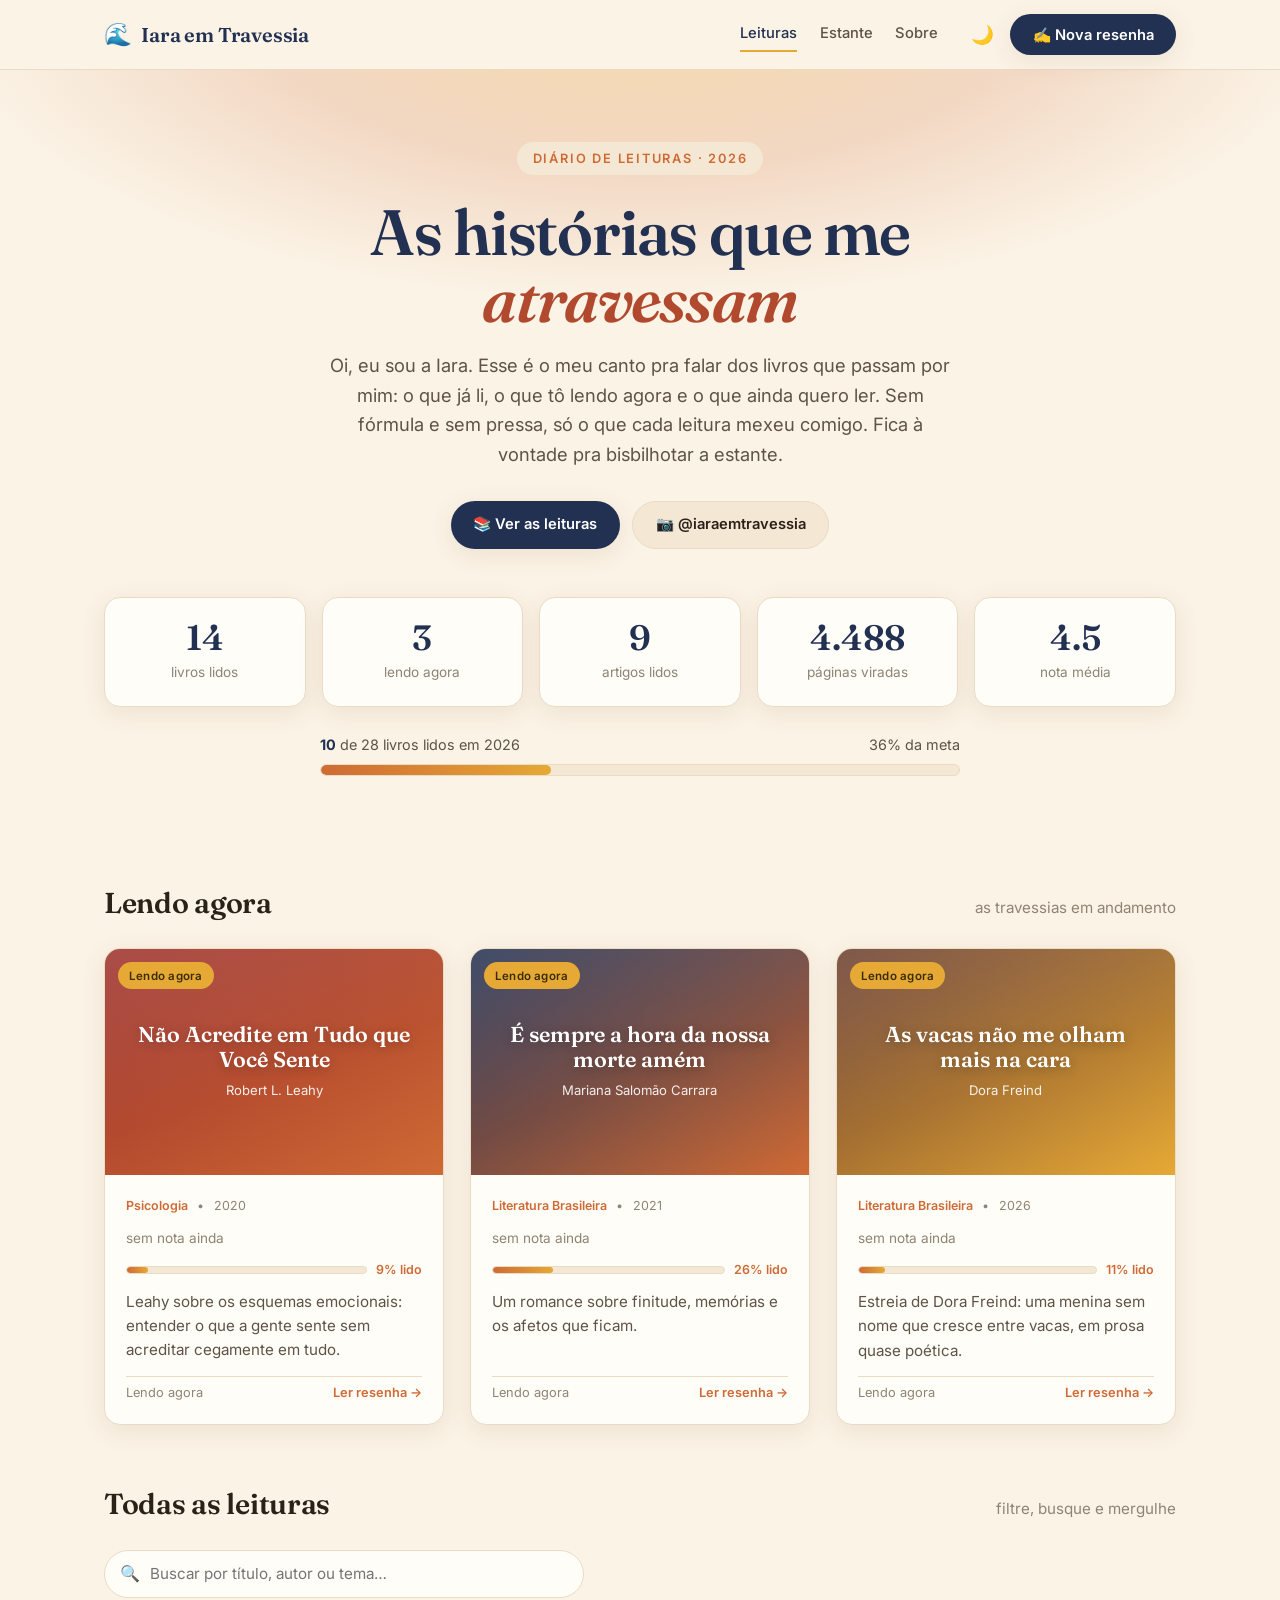
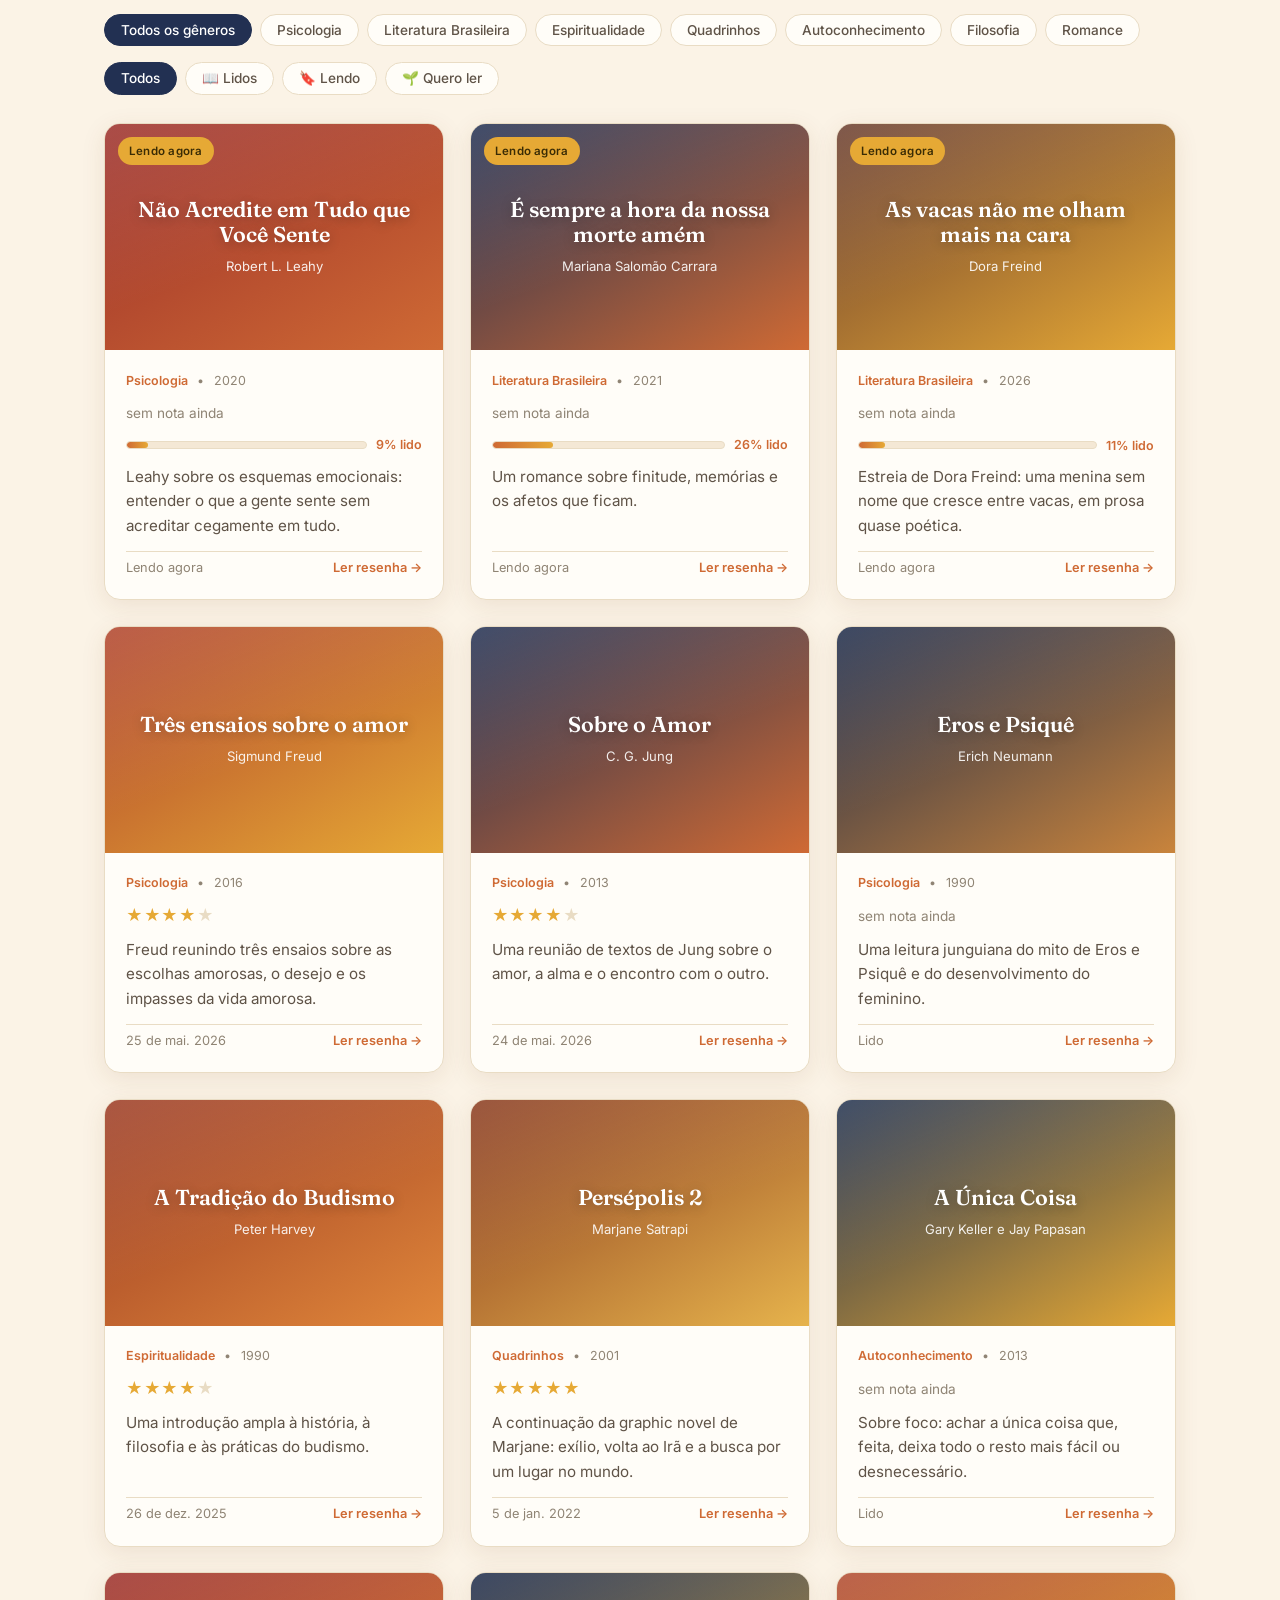
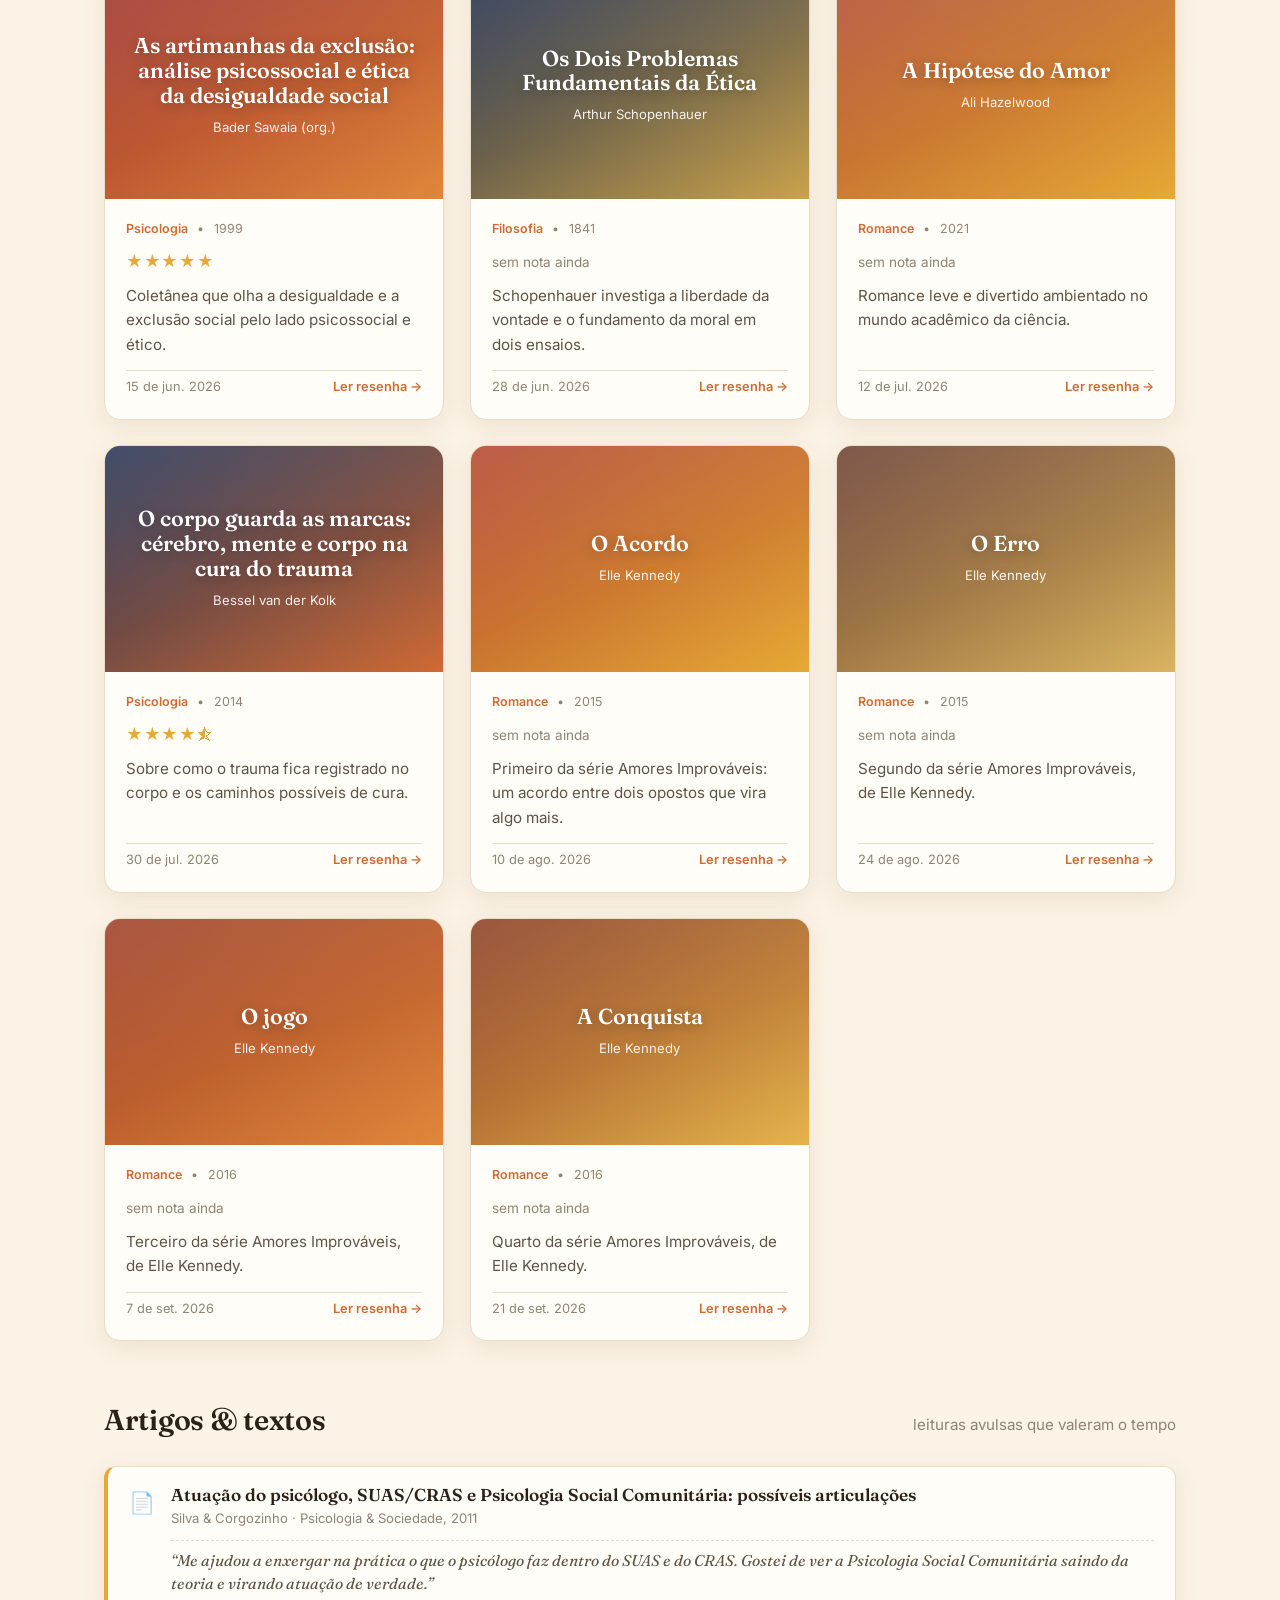
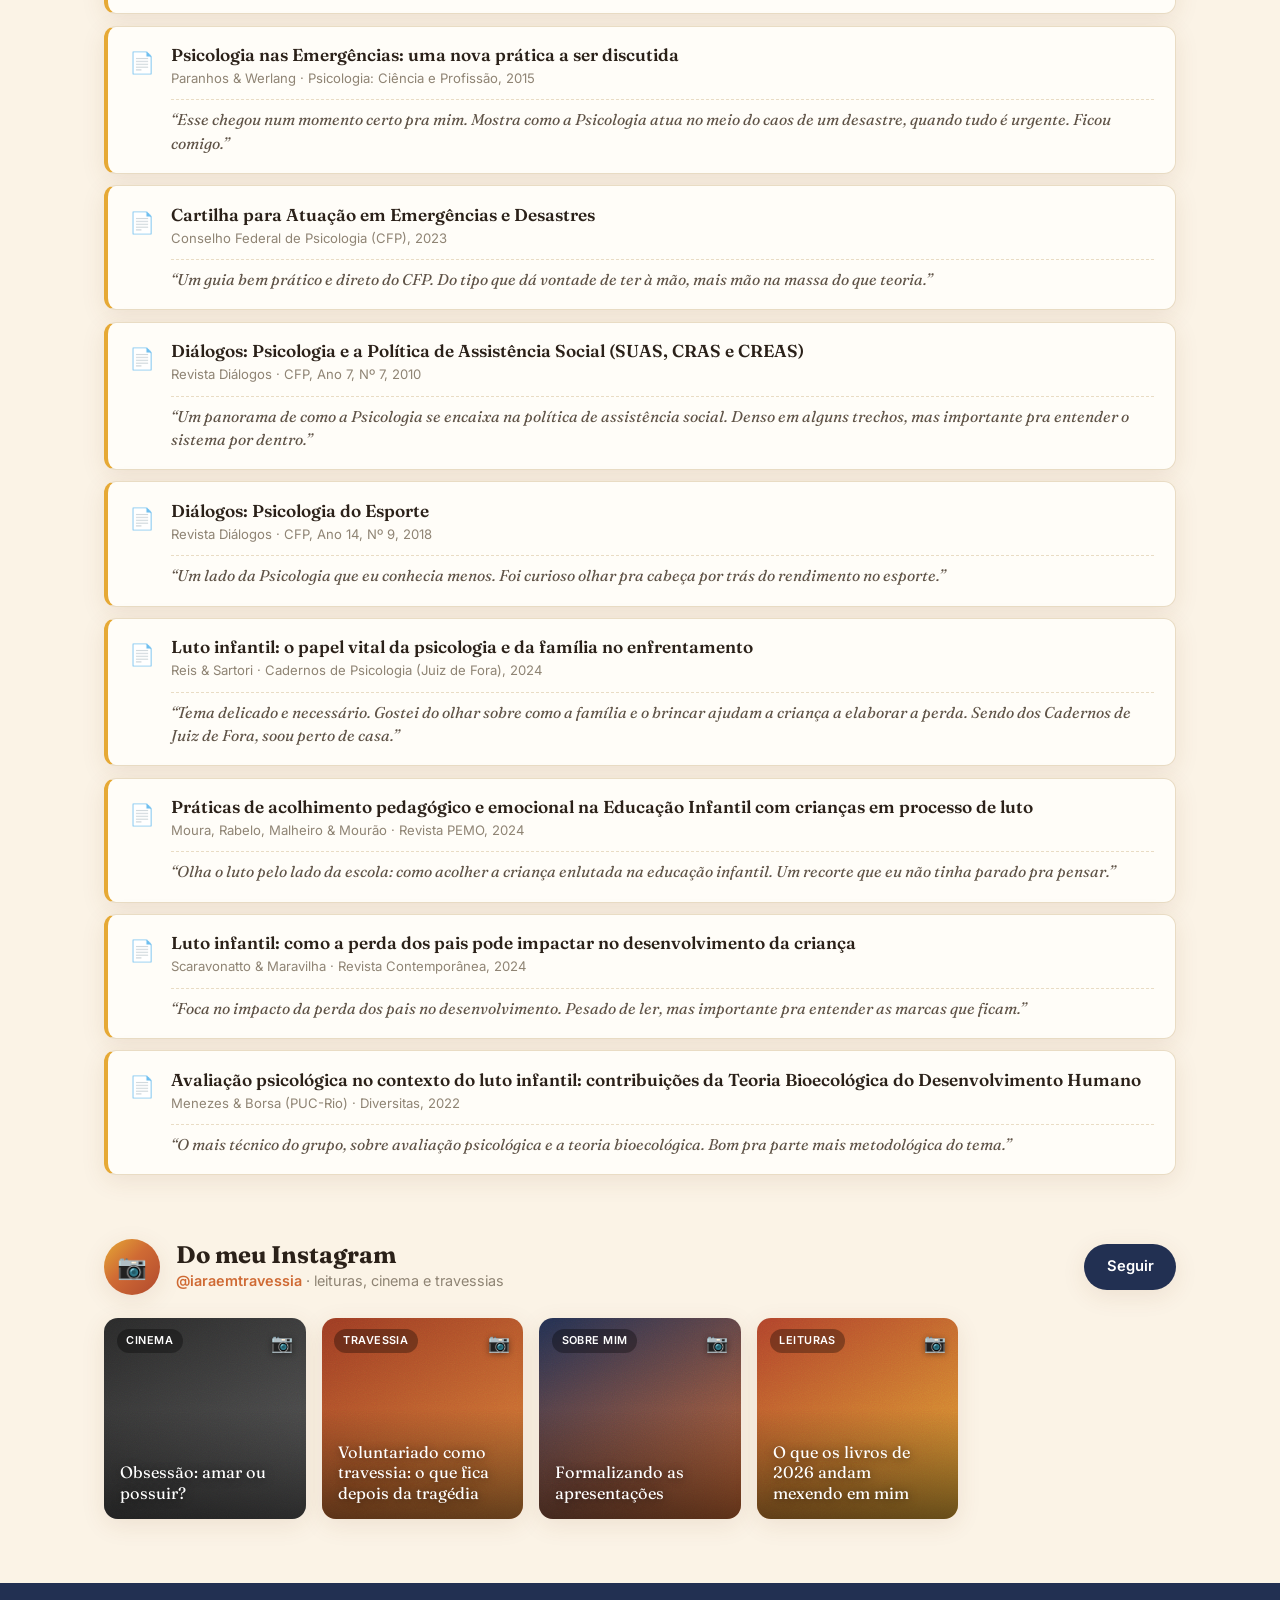
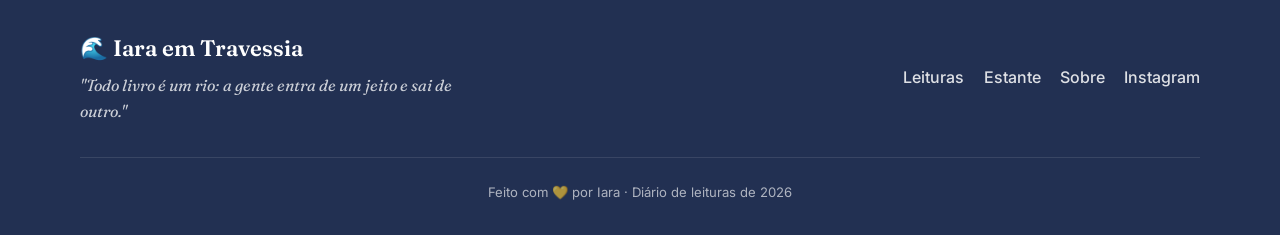
<file: index.html>
<!DOCTYPE html>
<html lang="pt-BR">
<head>
  <meta charset="UTF-8" />
  <meta name="viewport" content="width=device-width, initial-scale=1.0, viewport-fit=cover" />
  <title>Iara em Travessia — Diário de Leituras 2026</title>
  <meta
    name="description"
    content="O diário de leituras da Iara em 2026. Resenhas, travessias e livros que atravessam. Inspirado em @iaraemtravessia."
  />

  <!-- App para iPhone / Android (PWA) -->
  <link rel="manifest" href="manifest.json" />
  <meta name="theme-color" content="#cf6a34" />
  <meta name="mobile-web-app-capable" content="yes" />
  <meta name="apple-mobile-web-app-capable" content="yes" />
  <meta name="apple-mobile-web-app-status-bar-style" content="black-translucent" />
  <meta name="apple-mobile-web-app-title" content="Travessia" />
  <link rel="apple-touch-icon" href="icons/apple-touch-icon.png" />

  <link rel="preconnect" href="https://fonts.googleapis.com" />
  <link rel="preconnect" href="https://fonts.gstatic.com" crossorigin />
  <link
    href="https://fonts.googleapis.com/css2?family=Fraunces:ital,opsz,wght@0,9..144,400;0,9..144,500;0,9..144,600;1,9..144,400;1,9..144,500&family=Inter:wght@400;500;600&display=swap"
    rel="stylesheet"
  />
  <link rel="stylesheet" href="css/style.css?v=2" />
  <link
    rel="icon"
    href="data:image/svg+xml,<svg xmlns='http://www.w3.org/2000/svg' viewBox='0 0 100 100'><text y='.9em' font-size='90'>🌊</text></svg>"
  />
</head>
<body>
  <!-- Cabeçalho -->
  <header class="cabecalho">
    <div class="cabecalho-conteudo">
      <a href="#" class="logo" data-vista="blog">
        <span class="onda">🌊</span> Iara em Travessia
      </a>
      <nav class="nav">
        <a href="#" data-vista="blog" class="ativo">Leituras</a>
        <a href="#" data-vista="estante">Estante</a>
        <a href="#" data-vista="sobre">Sobre</a>
      </nav>
      <div class="acoes-cabecalho">
        <button class="botao-icone" id="btn-tema" title="Alternar tema">🌙</button>
        <button class="botao botao-primario" id="btn-nova">✍️ Nova resenha</button>
      </div>
    </div>
  </header>

  <!-- ============ VISTA: BLOG ============ -->
  <main class="vista ativa" id="vista-blog">
    <!-- Hero -->
    <section class="hero">
      <span class="hero-etiqueta">Diário de leituras · 2026</span>
      <h1>As histórias que me <em>atravessam</em></h1>
      <p class="hero-sub">
        Oi, eu sou a Iara. Esse é o meu canto pra falar dos livros que passam
        por mim: o que já li, o que tô lendo agora e o que ainda quero ler.
        Sem fórmula e sem pressa, só o que cada leitura mexeu comigo. Fica à
        vontade pra bisbilhotar a estante.
      </p>
      <div class="hero-acoes">
        <a class="botao botao-primario" href="#leituras">📚 Ver as leituras</a>
        <a class="botao botao-secundario" href="https://instagram.com/iaraemtravessia" target="_blank" rel="noopener">📷 @iaraemtravessia</a>
      </div>

      <!-- Estatísticas -->
      <div class="container">
        <div class="stats">
          <div class="stat">
            <div class="stat-numero" id="stat-lidos">0</div>
            <div class="stat-rotulo">livros lidos</div>
          </div>
          <div class="stat">
            <div class="stat-numero" id="stat-lendo">0</div>
            <div class="stat-rotulo">lendo agora</div>
          </div>
          <div class="stat">
            <div class="stat-numero" id="stat-artigos">0</div>
            <div class="stat-rotulo">artigos lidos</div>
          </div>
          <div class="stat">
            <div class="stat-numero" id="stat-paginas">0</div>
            <div class="stat-rotulo">páginas viradas</div>
          </div>
          <div class="stat">
            <div class="stat-numero" id="stat-media">—</div>
            <div class="stat-rotulo">nota média</div>
          </div>
        </div>
        <div class="meta-barra">
          <div class="meta-topo" id="meta-texto"></div>
          <div class="barra"><div class="barra-preenchida" id="meta-preenchida"></div></div>
        </div>
      </div>
    </section>

    <div class="container">
      <!-- Destaques -->
      <div class="titulo-secao">
        <h2>Lendo agora</h2>
        <p>as travessias em andamento</p>
      </div>
      <div class="grade" id="destaques"></div>

      <!-- Todas as leituras -->
      <section id="leituras">
        <div class="titulo-secao">
          <h2>Todas as leituras</h2>
          <p>filtre, busque e mergulhe</p>
        </div>

        <div class="filtros">
          <div class="busca-caixa">
            <span class="lupa">🔍</span>
            <input type="text" id="busca" placeholder="Buscar por título, autor ou tema…" />
          </div>
          <div class="chips" id="chips-genero"></div>
          <div class="chips">
            <button class="chip ativo" data-status="todos">Todos</button>
            <button class="chip" data-status="lido">📖 Lidos</button>
            <button class="chip" data-status="lendo">🔖 Lendo</button>
            <button class="chip" data-status="quero-ler">🌱 Quero ler</button>
          </div>
        </div>

        <div class="grade" id="grade"></div>
      </section>

      <!-- Artigos & textos avulsos -->
      <section id="artigos-secao">
        <div class="titulo-secao">
          <h2>Artigos & textos</h2>
          <p>leituras avulsas que valeram o tempo</p>
        </div>
        <div class="artigos-lista" id="artigos-lista"></div>
      </section>

      <!-- Instagram -->
      <section class="insta">
        <div class="insta-cabecalho">
          <div class="insta-avatar">📷</div>
          <div class="insta-info">
            <h2>Do meu Instagram</h2>
            <p>
              <a href="https://instagram.com/iaraemtravessia" target="_blank" rel="noopener">@iaraemtravessia</a>
              · leituras, cinema e travessias
            </p>
          </div>
          <a
            class="botao botao-primario insta-seguir"
            href="https://instagram.com/iaraemtravessia"
            target="_blank"
            rel="noopener"
          >Seguir</a>
        </div>
        <div class="insta-grade" id="insta-grade"></div>
      </section>
    </div>
  </main>

  <!-- ============ VISTA: ARTIGO ============ -->
  <main class="vista" id="vista-artigo">
    <article class="artigo" id="artigo-conteudo"></article>
  </main>

  <!-- ============ VISTA: ESTANTE ============ -->
  <main class="vista" id="vista-estante">
    <div class="container">
      <div class="titulo-secao">
        <h2>Minha estante de 2026</h2>
        <p>toque numa lombada para ler a resenha</p>
      </div>
      <div id="estante-conteudo"></div>
    </div>
  </main>

  <!-- ============ VISTA: SOBRE ============ -->
  <main class="vista" id="vista-sobre">
    <div class="sobre">
      <div class="sobre-cabecalho">
        <div class="sobre-avatar">📖</div>
        <h1>Oi, eu sou a Iara</h1>
        <p style="color: var(--texto-tenue)">Juiz de Fora · Minas Gerais</p>
        <div class="sobre-tags">
          <span>♒ Aquariana</span>
          <span>🧠 Psicologia</span>
          <span>🎶 Rata de show</span>
          <span>✈️ Viajante</span>
          <span>🐾 Mãe de pet</span>
        </div>
      </div>
      <div class="sobre-corpo">
        <p>
          Sou estudante de Psicologia, apaixonada por show, festival e por
          qualquer viagem que me tire do lugar. E leio. Leio bastante, e
          escrever sobre o que leio é quase tão gostoso quanto a leitura em si.
        </p>
        <p>
          Esse canto nasceu dessa vontade. Um lugar meu, sem algoritmo mandando
          e sem pressa, pra guardar os livros que passam por mim em 2026. Aqui
          não tem resenha certa nem errada. Tem o que o livro fez comigo, as
          frases que sublinhei e as ideias que ficaram rodando na cabeça depois
          de virar a última página.
        </p>
        <p>
          O nome vem daí: cada leitura é uma pequena travessia. Se alguma coisa
          por aqui te der vontade de abrir um livro, já valeu. 🌅
        </p>
        <a
          class="sobre-insta"
          href="https://instagram.com/iaraemtravessia"
          target="_blank"
          rel="noopener"
        >
          📷 me encontra no @iaraemtravessia
        </a>
      </div>
    </div>
  </main>

  <!-- ============ RODAPÉ ============ -->
  <footer class="rodape">
    <div class="rodape-conteudo">
      <div>
        <div class="rodape-logo">🌊 Iara em Travessia</div>
        <p class="rodape-frase">
          "Todo livro é um rio: a gente entra de um jeito e sai de outro."
        </p>
      </div>
      <div class="rodape-links">
        <a href="#" data-vista="blog">Leituras</a>
        <a href="#" data-vista="estante">Estante</a>
        <a href="#" data-vista="sobre">Sobre</a>
        <a href="https://instagram.com/iaraemtravessia" target="_blank" rel="noopener">Instagram</a>
      </div>
    </div>
    <div class="rodape-base">
      Feito com 💛 por Iara · Diário de leituras de 2026
    </div>
  </footer>

  <!-- ============ MODAL: NOVA RESENHA ============ -->
  <div class="modal-fundo" id="modal">
    <div class="modal">
      <div style="display:flex; justify-content:space-between; align-items:flex-start">
        <div>
          <h2>Nova resenha ✍️</h2>
          <p class="modal-dica">Registre uma leitura direto por aqui.</p>
        </div>
        <button class="botao-icone" id="btn-fechar-modal">✕</button>
      </div>
      <form id="form-resenha">
        <div class="campo">
          <label>Título do livro *</label>
          <input type="text" name="titulo" required placeholder="Ex: Torto Arado" />
        </div>
        <div class="campo-linha">
          <div class="campo">
            <label>Autor(a)</label>
            <input type="text" name="autor" placeholder="Ex: Itamar Vieira Junior" />
          </div>
          <div class="campo">
            <label>Ano</label>
            <input type="number" name="ano" placeholder="2019" />
          </div>
        </div>
        <div class="campo-linha">
          <div class="campo">
            <label>Gênero</label>
            <select name="genero" id="campo-genero"></select>
          </div>
          <div class="campo">
            <label>Status</label>
            <select name="status">
              <option value="lido">Lido</option>
              <option value="lendo">Lendo agora</option>
              <option value="quero-ler">Quero ler</option>
            </select>
          </div>
        </div>
        <div class="campo-linha">
          <div class="campo">
            <label>Páginas</label>
            <input type="number" name="paginas" placeholder="264" />
          </div>
          <div class="campo">
            <label>Sua nota</label>
            <div class="nota-select" id="nota-select"></div>
          </div>
        </div>
        <div class="campo">
          <label>Chamada curta (aparece no cartão)</label>
          <input type="text" name="resumo" placeholder="Uma frase que resume o que achou" />
        </div>
        <div class="campo">
          <label>Citação favorita (opcional)</label>
          <input type="text" name="frase" placeholder="Uma frase que você sublinhou" />
        </div>
        <div class="campo">
          <label>Sua resenha</label>
          <textarea name="resenha" placeholder="Escreva o que o livro mexeu em você… (aperte Enter duas vezes para separar parágrafos)"></textarea>
        </div>
        <div class="aviso-local">
          💾 Esta resenha fica salva <strong>só neste navegador/dispositivo</strong>.
          Para publicá-la de vez no site (e vê-la em qualquer lugar), copie os dados
          para o arquivo <code>js/data.js</code>. Veja o passo a passo no README.
        </div>
        <div class="modal-acoes">
          <button type="button" class="botao botao-secundario" id="btn-cancelar">Cancelar</button>
          <button type="submit" class="botao botao-primario">Salvar resenha</button>
        </div>
      </form>
    </div>
  </div>

  <!-- Barra de navegação inferior (aparece no celular, estilo app) -->
  <nav class="tabbar" id="tabbar">
    <button class="tab" data-vista="blog">
      <span class="tab-icone">📚</span>
      <span class="tab-rotulo">Leituras</span>
    </button>
    <button class="tab" data-vista="estante">
      <span class="tab-icone">🪑</span>
      <span class="tab-rotulo">Estante</span>
    </button>
    <button class="tab" id="tab-nova">
      <span class="tab-icone">✍️</span>
      <span class="tab-rotulo">Escrever</span>
    </button>
    <button class="tab" data-vista="sobre">
      <span class="tab-icone">🙂</span>
      <span class="tab-rotulo">Sobre</span>
    </button>
  </nav>

  <script src="js/data.js?v=2"></script>
  <script src="js/app.js?v=2"></script>
  <script>
    // Registra o service worker para o app funcionar offline
    if ("serviceWorker" in navigator) {
      window.addEventListener("load", () => {
        navigator.serviceWorker.register("sw.js").catch(() => {});
      });
    }
  </script>
</body>
</html>
</file>
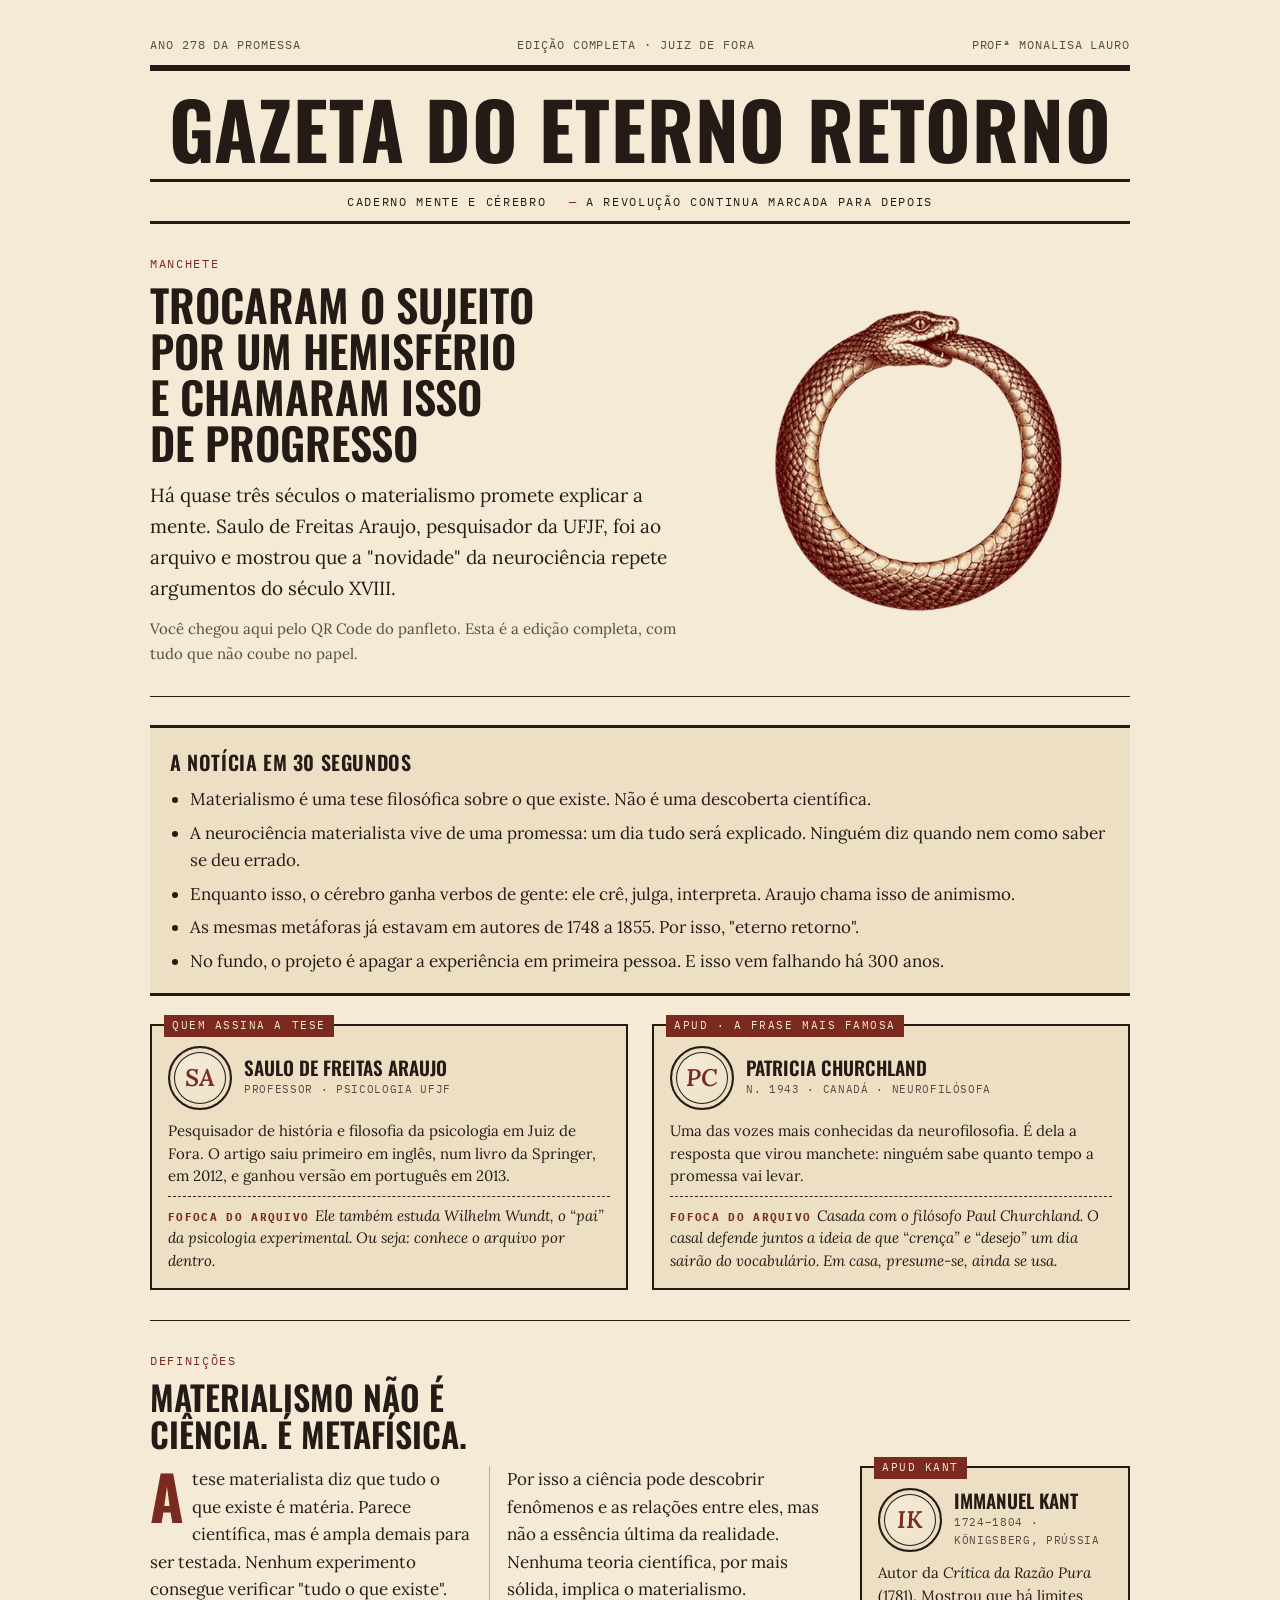
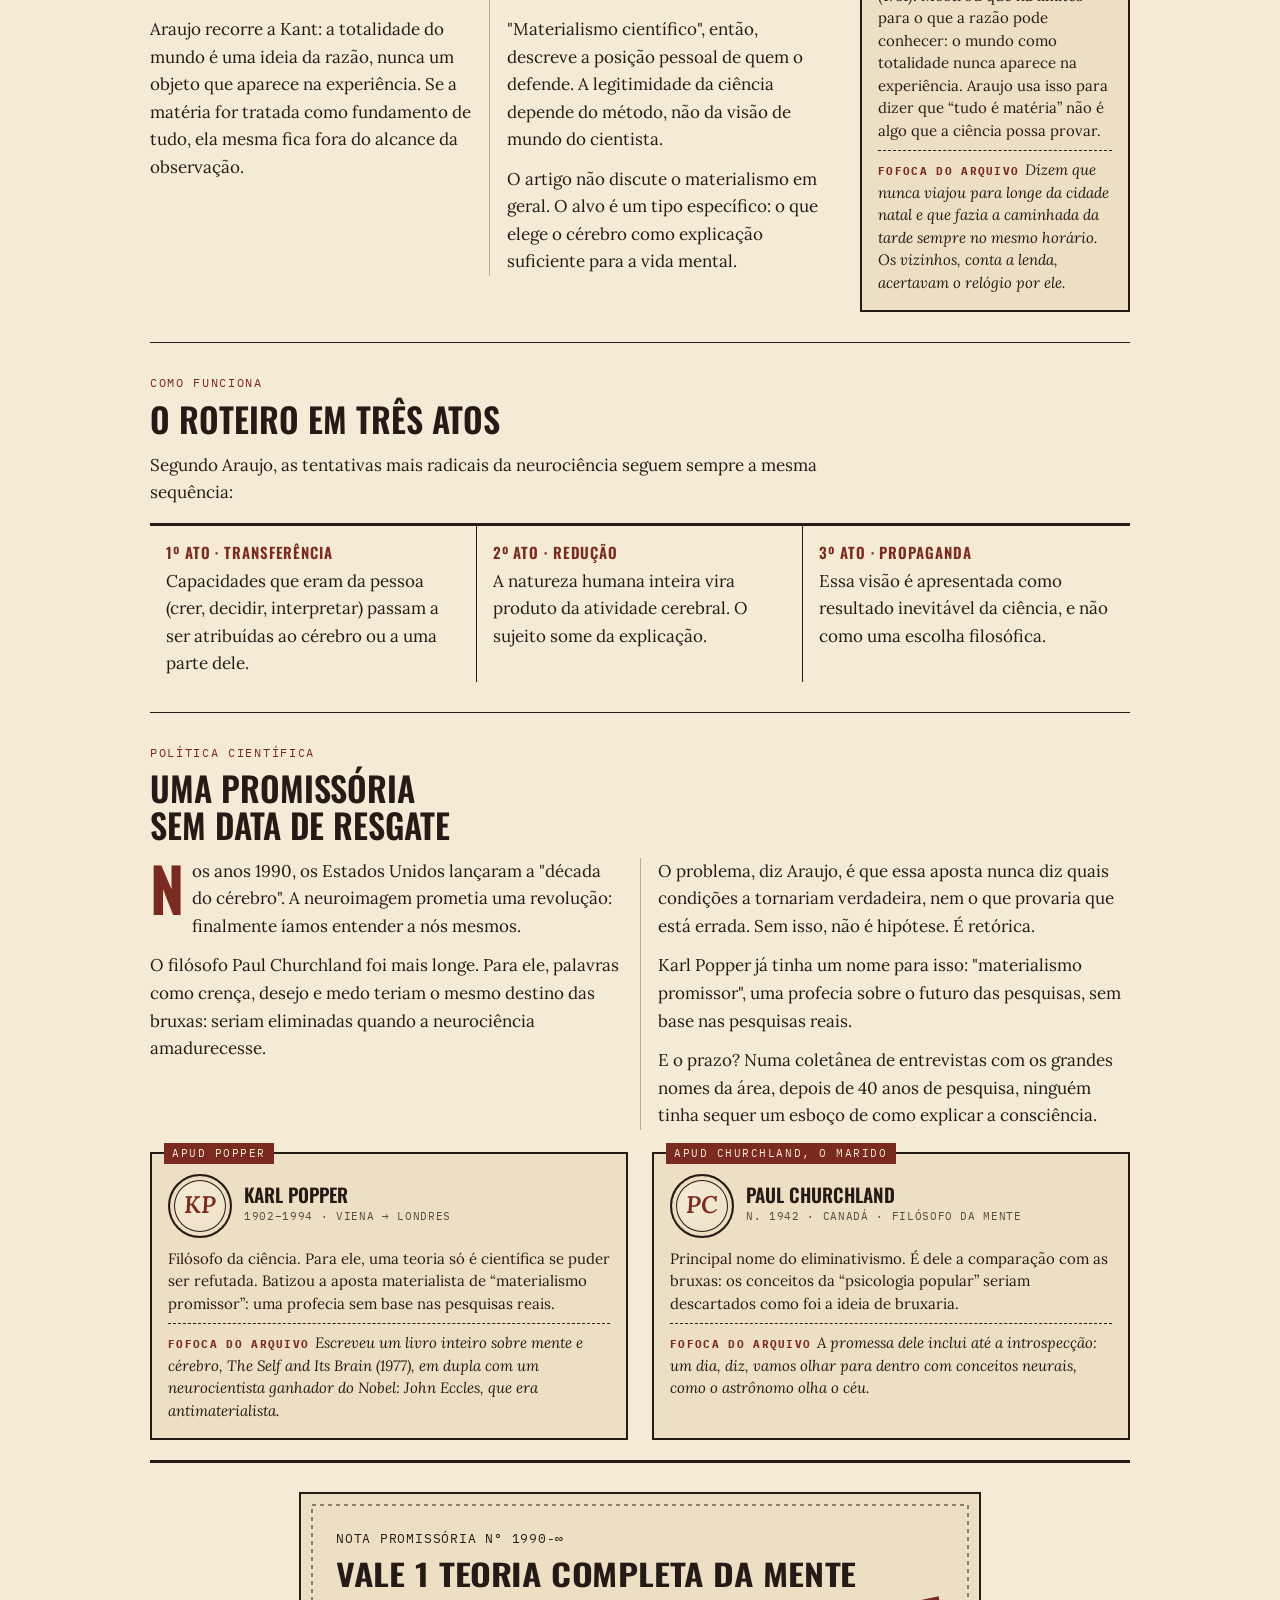
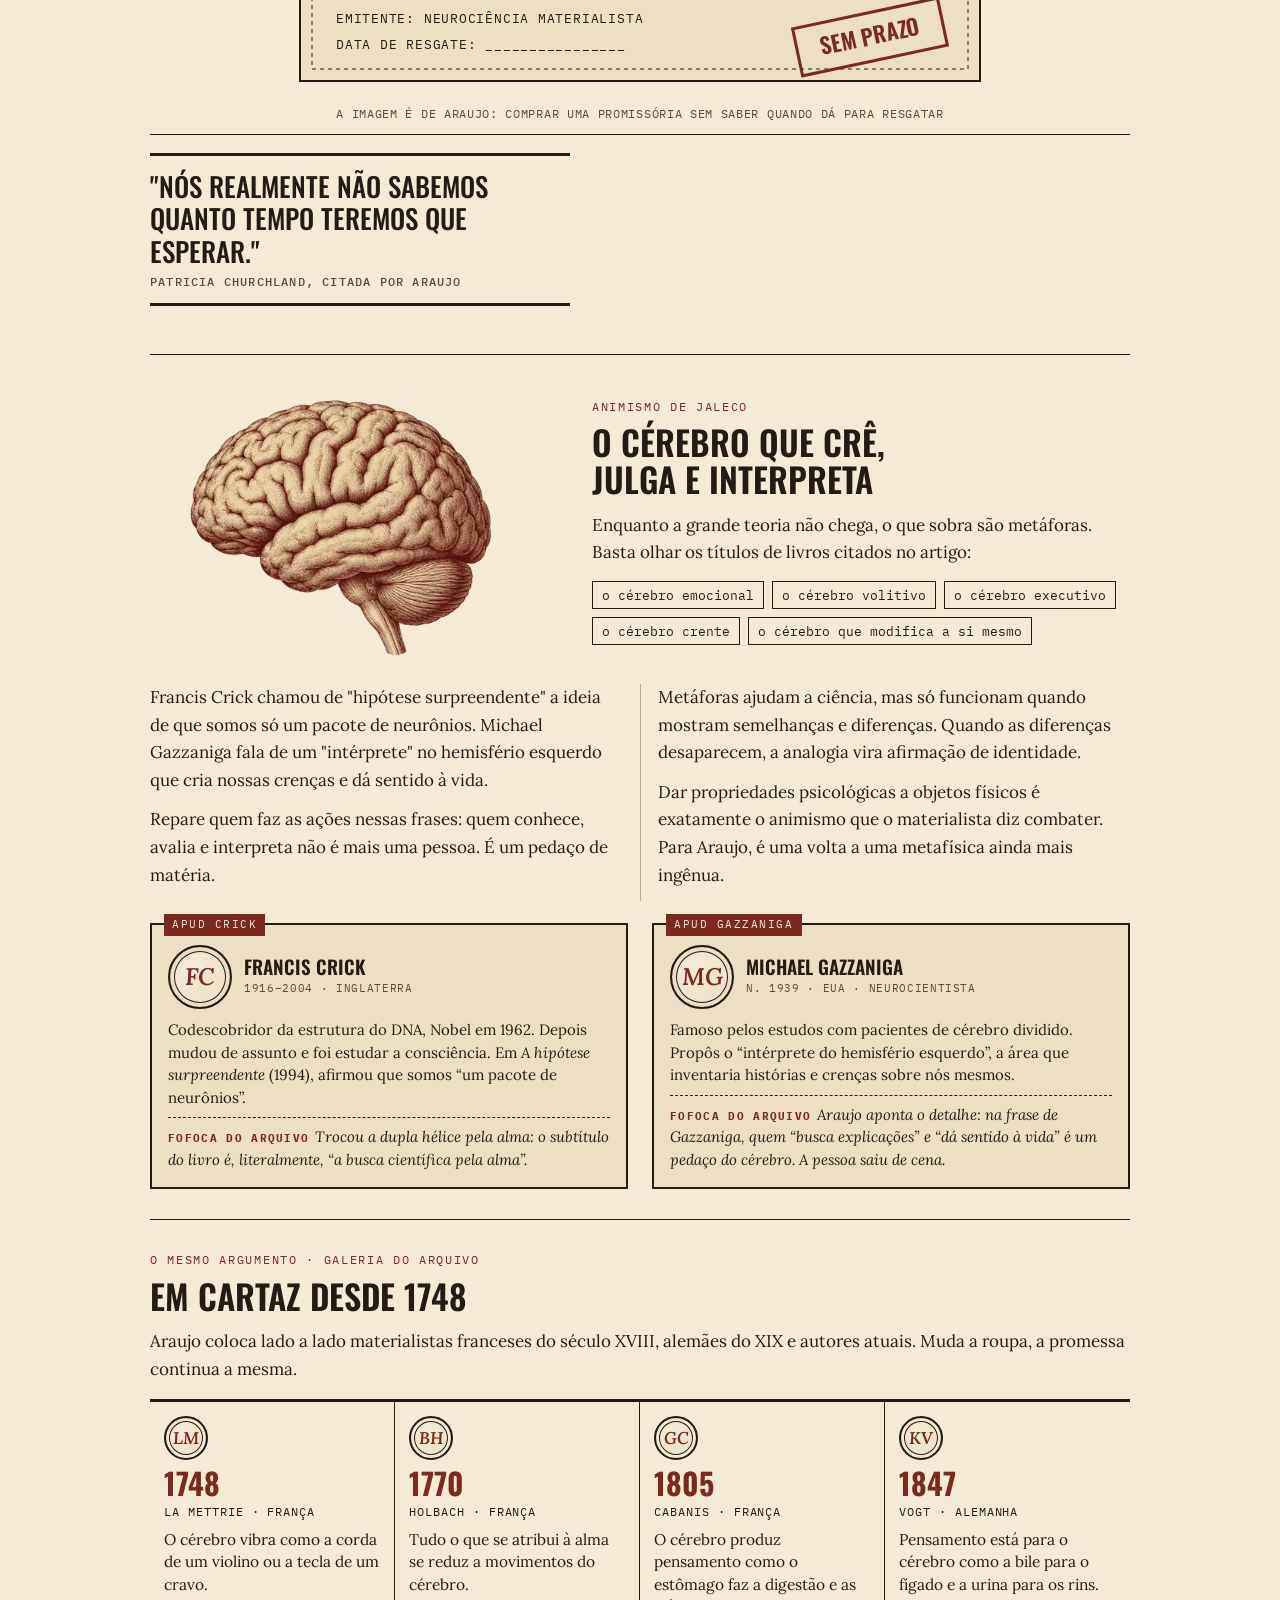
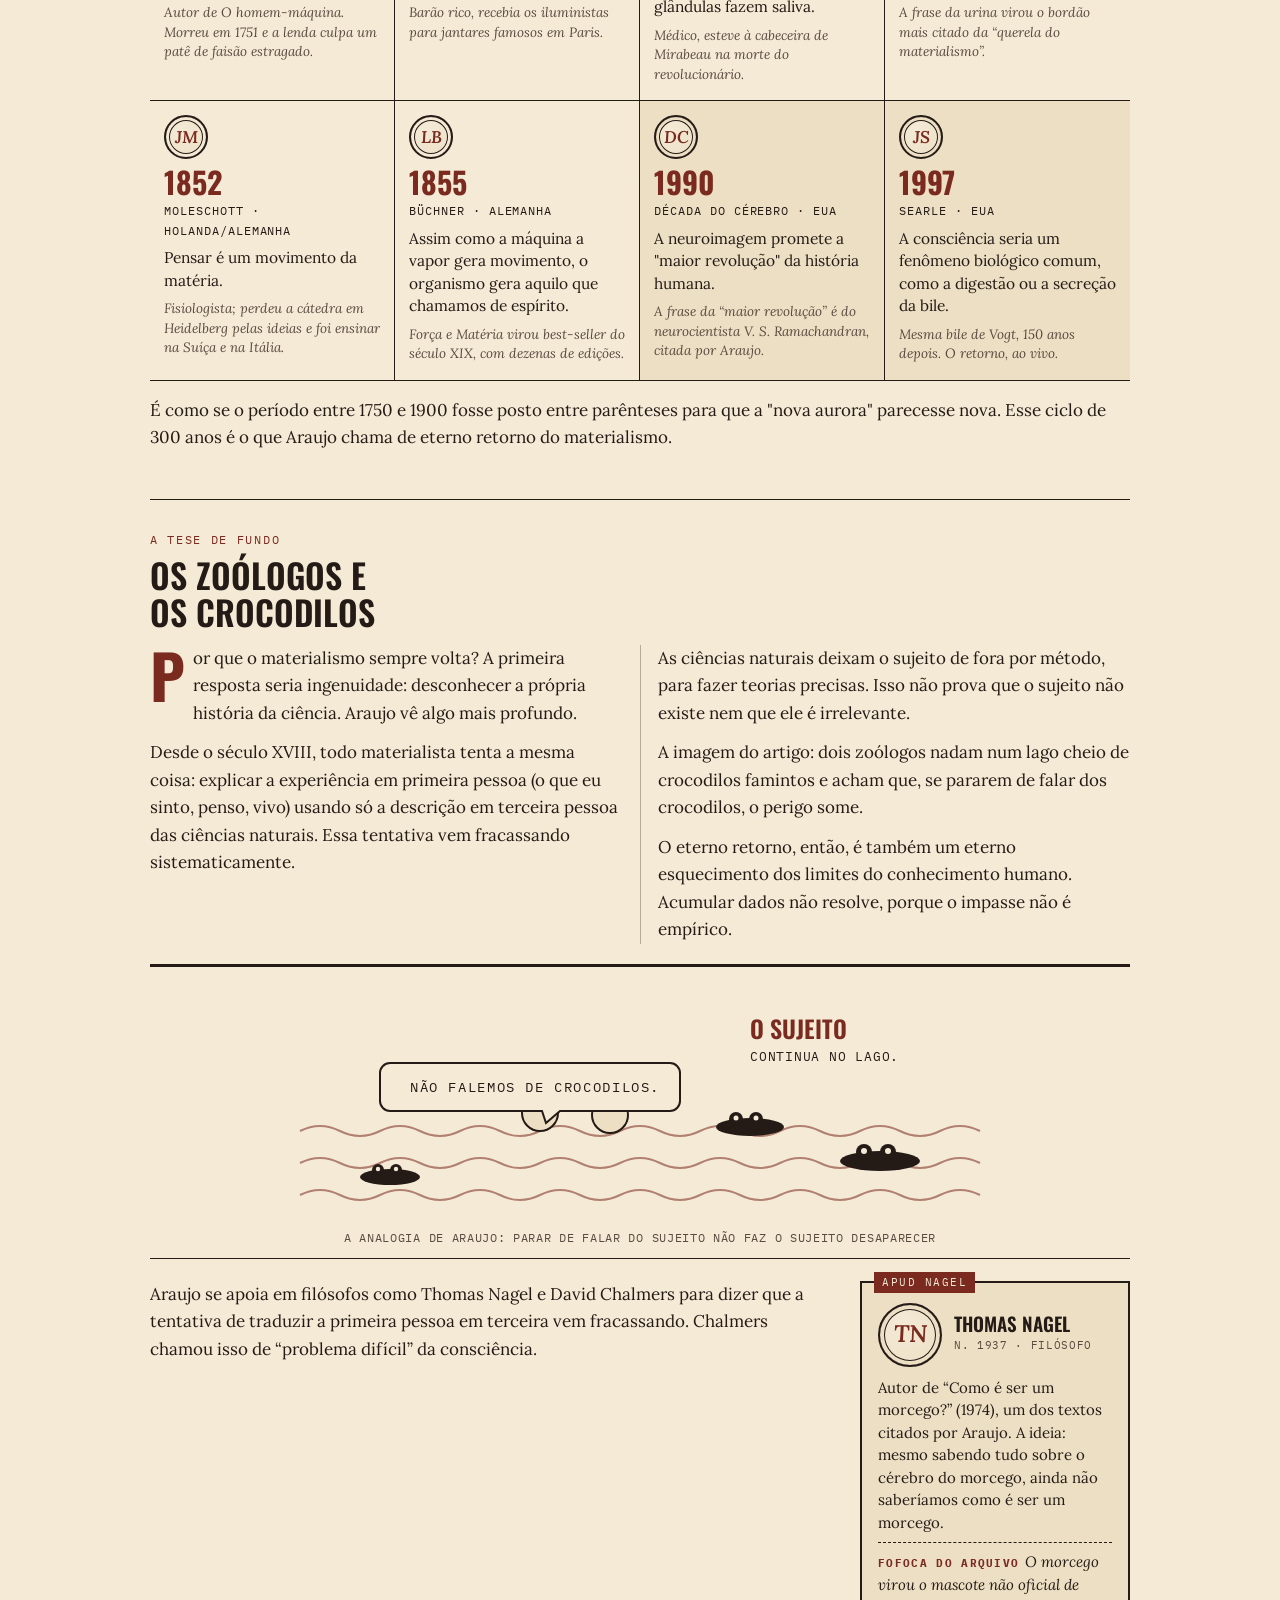
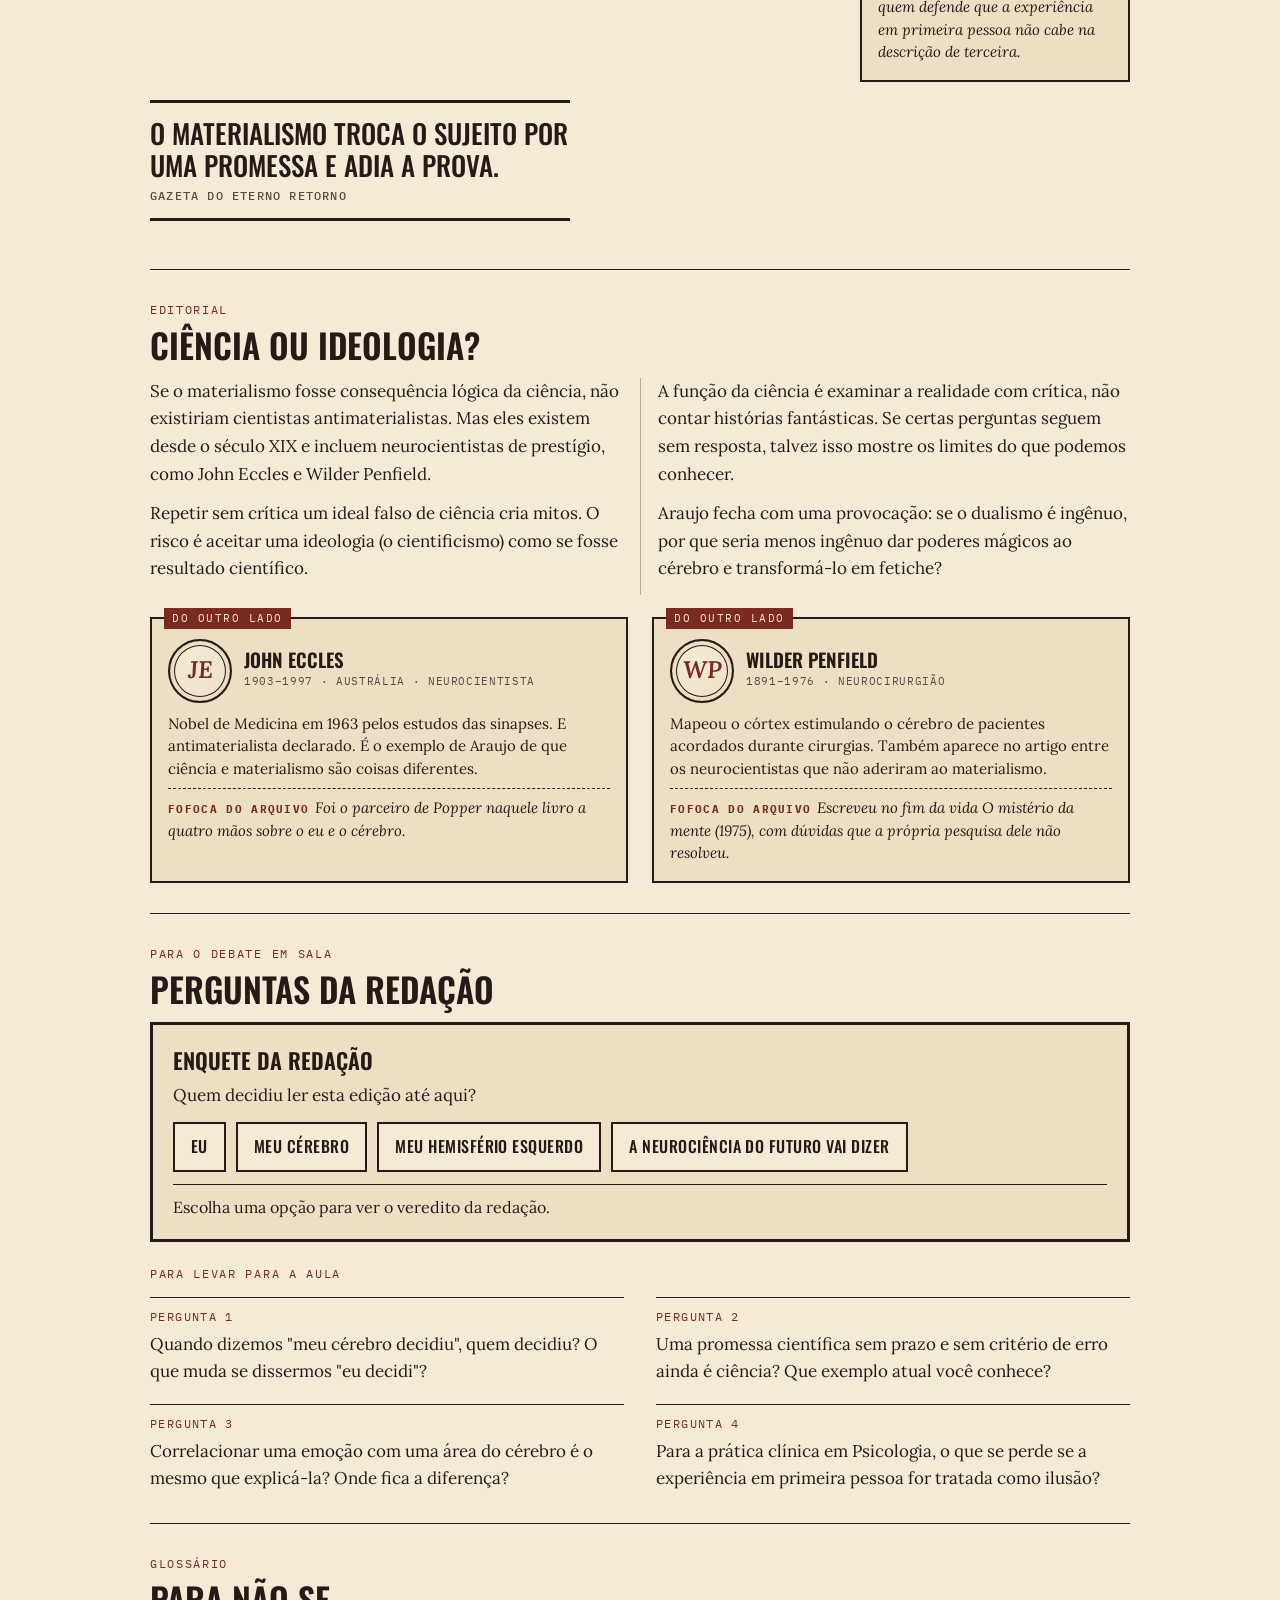
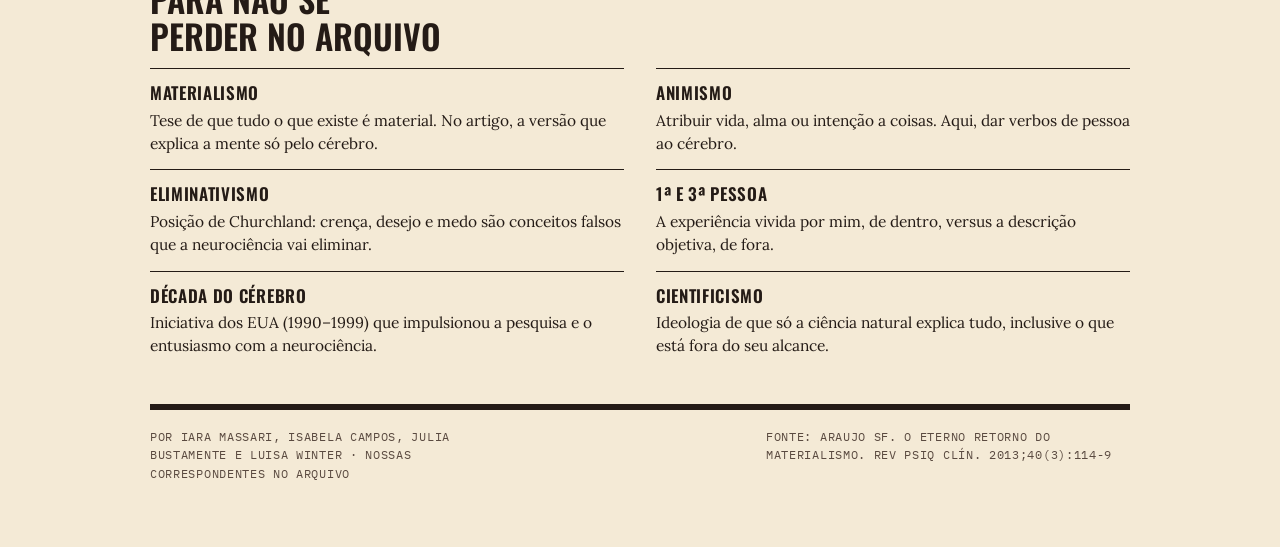
<file: gazeta/index.html>
<!doctype html>
<html lang="pt-BR">
<head>
<meta charset="utf-8">
<meta name="viewport" content="width=device-width, initial-scale=1, viewport-fit=cover">
<meta name="description" content="Edição completa da Gazeta do Eterno Retorno: resumo de O eterno retorno do materialismo (Araujo, 2013).">
<style>[hidden]{display:none!important}img{max-width:100%}</style>
<title>Gazeta do Eterno Retorno</title>
<link rel="preconnect" href="https://fonts.googleapis.com">
<link rel="preconnect" href="https://fonts.gstatic.com" crossorigin>
<link rel="stylesheet" href="https://fonts.googleapis.com/css2?family=Oswald:wght@500;600;700&family=Lora:ital,wght@0,400;0,600;1,400&family=IBM+Plex+Mono:wght@400;500&display=swap">
<style>
/* Layout: jornal de arquivo — cabeçalho em fios grossos, matéria em coluna única que abre em duas no desktop, linha do tempo como "classificados" */
:root{
  --paper:#f4ead6; --paper-2:#ecdfc4; --ink:#241b16; --ink-soft:#5a4a40;
  --rust:#7a2a1e; --rule:#241b16;
  --display:"Oswald","Arial Narrow",Impact,sans-serif;
  --body:"Lora",Georgia,"Times New Roman",serif;
  --mono:"IBM Plex Mono",ui-monospace,Menlo,monospace;
}
@media (prefers-color-scheme: dark){:root:not([data-theme="light"]){
  --paper:#1d1814; --paper-2:#28211b; --ink:#efe3cc; --ink-soft:#b9a991; --rust:#e08a6f; --rule:#efe3cc; color-scheme:dark}}
:root[data-theme="dark"]{--paper:#1d1814; --paper-2:#28211b; --ink:#efe3cc; --ink-soft:#b9a991; --rust:#e08a6f; --rule:#efe3cc; color-scheme:dark}

*{box-sizing:border-box}
body{background:var(--paper);color:var(--ink);font-family:var(--body);font-size:17px;line-height:1.62;
  padding-left:max(16px,env(safe-area-inset-left,0px));padding-right:max(16px,env(safe-area-inset-right,0px));padding-block:28px 56px}
.wrap{max-width:980px;margin:0 auto}
a{color:var(--rust)}
a:focus-visible,summary:focus-visible{outline:2px solid var(--rust);outline-offset:3px}

.dateline{display:flex;flex-wrap:wrap;justify-content:space-between;gap:6px 18px;font-family:var(--mono);font-size:11.5px;letter-spacing:.08em;text-transform:uppercase;color:var(--ink-soft);padding-bottom:10px;border-bottom:6px solid var(--rule)}
.masthead{text-align:center;padding:18px 0 12px;border-bottom:3px solid var(--rule)}
.masthead h1{font-family:var(--display);font-weight:700;font-size:clamp(34px,8.4vw,78px);line-height:1;margin:0;letter-spacing:.01em;text-transform:uppercase;text-wrap:balance}
.strap{display:flex;flex-wrap:wrap;justify-content:center;gap:4px 22px;padding:10px 0;border-bottom:3px solid var(--rule);font-family:var(--mono);font-size:12px;letter-spacing:.14em;text-transform:uppercase}
.strap span+span::before{content:"— ";color:var(--rust)}

.lead{display:grid;grid-template-columns:1.25fr 1fr;gap:28px;align-items:center;padding:30px 0;border-bottom:1px solid var(--rule)}
.lead>*{min-width:0}
.kicker{font-family:var(--mono);font-size:12px;letter-spacing:.14em;text-transform:uppercase;color:var(--rust);margin:0 0 8px}
.lead h2{font-family:var(--display);font-weight:600;font-size:clamp(28px,5vw,44px);line-height:1.05;text-transform:uppercase;margin:0 0 14px;text-wrap:balance}
.lead p.deck{font-size:19px;margin:0 0 14px}
.lead figure{margin:0;display:flex;justify-content:center}
.lead img{width:100%;max-width:300px}
@media (prefers-color-scheme: dark){:root:not([data-theme="light"]) .lead img,:root:not([data-theme="light"]) .art img{mix-blend-mode:normal;filter:sepia(.2) brightness(.92)}}
:root[data-theme="dark"] .lead img,:root[data-theme="dark"] .art img{mix-blend-mode:normal;filter:sepia(.2) brightness(.92)}

.brief{background:var(--paper-2);border-top:3px solid var(--rule);border-bottom:3px solid var(--rule);padding:18px 20px;margin:28px 0}
.brief h3{font-family:var(--display);font-weight:600;font-size:20px;text-transform:uppercase;letter-spacing:.03em;margin:0 0 8px}
.brief ul{margin:0;padding-left:20px;display:grid;gap:6px}

section.story{padding:30px 0;border-bottom:1px solid var(--rule)}
section.story h2{font-family:var(--display);font-weight:600;font-size:clamp(24px,4vw,34px);line-height:1.08;text-transform:uppercase;margin:0 0 14px;text-wrap:balance;max-width:22ch}
.cols{columns:2 320px;column-gap:36px;column-rule:1px solid color-mix(in srgb,var(--rule) 30%,transparent)}
.cols p{margin:0 0 12px;break-inside:avoid-column}
.one p{max-width:66ch;margin:0 0 12px}
p.drop::first-letter{font-family:var(--display);font-weight:700;float:left;font-size:3.6em;line-height:.85;padding:4px 8px 0 0;color:var(--rust)}

.acts{list-style:none;margin:16px 0 0;padding:0;display:grid;grid-template-columns:repeat(3,minmax(0,1fr));gap:0;border-top:3px solid var(--rule)}
.acts li{padding:14px 16px 4px;border-right:1px solid var(--rule)}
.acts li:last-child{border-right:0}
.acts b{display:block;font-family:var(--display);font-weight:600;text-transform:uppercase;font-size:15px;letter-spacing:.06em;color:var(--rust);margin-bottom:4px}

.pull{font-family:var(--display);font-weight:500;font-size:clamp(20px,3.2vw,27px);line-height:1.2;text-transform:uppercase;border-top:3px solid var(--rule);border-bottom:3px solid var(--rule);padding:14px 0;margin:18px 0;max-width:30ch}
.pull cite{display:block;font-family:var(--mono);font-size:12px;font-style:normal;letter-spacing:.1em;color:var(--ink-soft);margin-top:8px;text-transform:uppercase}

.art{display:grid;grid-template-columns:minmax(0,1fr) minmax(0,1.3fr);gap:28px;align-items:center}
.art img{width:100%;max-width:380px;mix-blend-mode:multiply}
.tags{display:flex;flex-wrap:wrap;gap:8px;margin:14px 0}
.tags span{font-family:var(--mono);font-size:12.5px;border:1px solid var(--rule);padding:3px 9px}

.timeline{list-style:none;margin:16px 0 0;padding:0;display:grid;grid-template-columns:repeat(4,minmax(0,1fr));border-top:3px solid var(--rule)}
.timeline li{padding:14px 14px 16px;border-right:1px solid var(--rule);border-bottom:1px solid var(--rule)}
.timeline li:nth-child(4n){border-right:0}
.timeline .y{font-family:var(--display);font-weight:700;font-size:30px;line-height:1;color:var(--rust);font-variant-numeric:tabular-nums}
.timeline .who{font-family:var(--mono);font-size:12px;letter-spacing:.08em;text-transform:uppercase;margin:4px 0 6px}
.timeline p{margin:0;font-size:15.5px;line-height:1.45}
.timeline li.now{background:var(--paper-2)}

.qs{counter-reset:q;list-style:none;padding:0;margin:14px 0 0;display:grid;grid-template-columns:repeat(2,minmax(0,1fr));gap:18px 32px}
.qs li{counter-increment:q;border-top:1px solid var(--rule);padding-top:10px}
.qs li::before{content:"Pergunta " counter(q);display:block;font-family:var(--mono);font-size:11.5px;letter-spacing:.12em;text-transform:uppercase;color:var(--rust);margin-bottom:4px}

dl.gloss{display:grid;grid-template-columns:minmax(0,1fr) minmax(0,1fr);gap:4px 32px;margin:12px 0 0}
dl.gloss div{border-top:1px solid var(--rule);padding:10px 0}
dl.gloss dt{font-family:var(--display);font-weight:600;text-transform:uppercase;letter-spacing:.04em}
dl.gloss dd{margin:2px 0 0;font-size:15.5px;line-height:1.5}

footer{padding-top:18px;border-top:6px solid var(--rule);margin-top:6px;display:flex;flex-wrap:wrap;justify-content:space-between;gap:10px 24px;font-family:var(--mono);font-size:11.5px;letter-spacing:.06em;text-transform:uppercase;color:var(--ink-soft)}
footer p{margin:0;max-width:52ch}


.withside{display:grid;grid-template-columns:minmax(0,1fr) 270px;gap:32px;align-items:start}
.withside>*{min-width:0}
.withside .cols{columns:1}
@media (min-width:900px){.withside .cols{columns:2 240px}}
.apud{border:2px solid var(--rule);background:var(--paper-2);padding:14px 16px 16px;position:relative}
.apud .tag{position:absolute;top:-11px;left:12px;background:var(--rust);color:var(--paper);font-family:var(--mono);font-size:11px;letter-spacing:.14em;text-transform:uppercase;padding:2px 8px}
.apud header{display:flex;gap:12px;align-items:center;margin:6px 0 10px}
.medal{flex:none;width:64px;height:64px;border-radius:50%;border:2px solid var(--rule);box-shadow:inset 0 0 0 4px var(--paper-2),inset 0 0 0 5px var(--rule);display:grid;place-items:center;font-family:var(--body);font-style:italic;font-weight:600;font-size:24px;color:var(--rust);background:radial-gradient(circle at 35% 30%,var(--paper),var(--paper-2))}
.apud h4{margin:0;font-family:var(--display);font-weight:600;font-size:19px;line-height:1.05;text-transform:uppercase}
.apud .meta{font-family:var(--mono);font-size:11px;letter-spacing:.06em;text-transform:uppercase;color:var(--ink-soft);margin-top:3px}
.apud p{margin:0 0 8px;font-size:15px;line-height:1.5}
.apud p:last-child{margin-bottom:0}
.apud .gossip{border-top:1px dashed var(--rule);padding-top:8px;font-style:italic}
.apud .gossip b{font-style:normal;font-family:var(--mono);font-size:11px;letter-spacing:.12em;text-transform:uppercase;color:var(--rust);margin-right:6px}
.pair{display:grid;grid-template-columns:repeat(2,minmax(0,1fr));gap:24px;margin-top:22px}
.figure{margin:20px 0 0;border-top:3px solid var(--rule);border-bottom:1px solid var(--rule);padding:14px 0 10px}
.figure svg{display:block;width:100%;height:auto;max-width:720px;margin:0 auto}
.figure figcaption{font-family:var(--mono);font-size:11.5px;letter-spacing:.06em;text-transform:uppercase;color:var(--ink-soft);margin-top:8px;text-align:center}
.svg-ink{stroke:var(--ink);fill:none}.svg-fill{fill:var(--ink)}.svg-rust{fill:var(--rust)}.svg-rust-s{stroke:var(--rust);fill:none}.svg-paper{fill:var(--paper)}.svg-paper2{fill:var(--paper-2)}
.svg-txt{fill:var(--ink);font-family:var(--mono);font-size:13px;letter-spacing:.06em}
.svg-disp{fill:var(--ink);font-family:var(--display);font-weight:600}
.timeline .medal{width:44px;height:44px;font-size:17px;box-shadow:inset 0 0 0 3px var(--paper),inset 0 0 0 4px var(--rule);margin-bottom:8px}
.timeline li.now .medal{box-shadow:inset 0 0 0 3px var(--paper-2),inset 0 0 0 4px var(--rule)}
.timeline .gossipline{margin-top:8px;font-size:13.5px;font-style:italic;color:var(--ink-soft)}
.poll{border:3px solid var(--rule);padding:18px 20px;margin-top:14px;background:var(--paper-2)}
.poll h3{font-family:var(--display);font-weight:600;font-size:22px;text-transform:uppercase;margin:0 0 4px}
.poll .opts{display:flex;flex-wrap:wrap;gap:10px;margin:12px 0}
.poll button{font:inherit;font-family:var(--display);font-weight:500;font-size:16px;text-transform:uppercase;letter-spacing:.03em;background:var(--paper);color:var(--ink);border:2px solid var(--rule);padding:10px 16px;min-height:44px;cursor:pointer}
.poll button:hover{background:var(--ink);color:var(--paper)}
.poll button[aria-pressed="true"]{background:var(--rust);border-color:var(--rust);color:var(--paper)}
.poll button:focus-visible{outline:2px solid var(--rust);outline-offset:3px}
.poll .answer{border-top:1px solid var(--rule);padding-top:10px;margin:0;min-height:1.6em;font-size:16px}
@media (max-width:820px){.withside,.pair{grid-template-columns:1fr}}

@media (max-width:720px){
  body{font-size:16.5px}
  .lead,.art{grid-template-columns:1fr}
  .lead figure{order:-1}.lead img{max-width:220px}
  .art img{max-width:240px;margin:0 auto;display:block}
  .acts{grid-template-columns:1fr}.acts li{border-right:0;border-bottom:1px solid var(--rule)}
  .timeline{grid-template-columns:repeat(2,minmax(0,1fr))}
  .timeline li:nth-child(4n){border-right:1px solid var(--rule)}
  .timeline li:nth-child(2n){border-right:0}
  .qs,dl.gloss{grid-template-columns:1fr}
}
</style>
</head>
<body>


<div class="wrap">
  <div class="dateline"><span>Ano 278 da promessa</span><span>Edição completa · Juiz de Fora</span><span>Profª Monalisa Lauro</span></div>
  <header class="masthead"><h1>Gazeta do Eterno Retorno</h1></header>
  <div class="strap"><span>Caderno Mente e Cérebro</span><span>A revolução continua marcada para depois</span></div>

  <div class="lead">
    <div>
      <p class="kicker">Manchete</p>
      <h2>Trocaram o sujeito por um hemisfério e chamaram isso de progresso</h2>
      <p class="deck">Há quase três séculos o materialismo promete explicar a mente. Saulo de Freitas Araujo, pesquisador da UFJF, foi ao arquivo e mostrou que a "novidade" da neurociência repete argumentos do século XVIII.</p>
      <p style="margin:0;color:var(--ink-soft);font-size:15px">Você chegou aqui pelo QR Code do panfleto. Esta é a edição completa, com tudo que não coube no papel.</p>
    </div>
    <figure><img src="[data-uri]" alt="Gravura de uma serpente mordendo a própria cauda, o ouroboros"></figure>
  </div>

  <aside class="brief">
    <h3>A notícia em 30 segundos</h3>
    <ul>
      <li>Materialismo é uma tese filosófica sobre o que existe. Não é uma descoberta científica.</li>
      <li>A neurociência materialista vive de uma promessa: um dia tudo será explicado. Ninguém diz quando nem como saber se deu errado.</li>
      <li>Enquanto isso, o cérebro ganha verbos de gente: ele crê, julga, interpreta. Araujo chama isso de animismo.</li>
      <li>As mesmas metáforas já estavam em autores de 1748 a 1855. Por isso, "eterno retorno".</li>
      <li>No fundo, o projeto é apagar a experiência em primeira pessoa. E isso vem falhando há 300 anos.</li>
    </ul>
  </aside>

<section class="story" style="padding-top:0"><div class="pair"><aside class="apud"><span class="tag">Quem assina a tese</span><header><div class="medal" aria-hidden="true">SA</div><div><h4>Saulo de Freitas Araujo</h4><div class="meta">Professor · Psicologia UFJF</div></div></header><p>Pesquisador de história e filosofia da psicologia em Juiz de Fora. O artigo saiu primeiro em inglês, num livro da Springer, em 2012, e ganhou versão em português em 2013.</p><p class="gossip"><b>Fofoca do arquivo</b>Ele também estuda Wilhelm Wundt, o “pai” da psicologia experimental. Ou seja: conhece o arquivo por dentro.</p></aside><aside class="apud"><span class="tag">Apud · a frase mais famosa</span><header><div class="medal" aria-hidden="true">PC</div><div><h4>Patricia Churchland</h4><div class="meta">n. 1943 · Canadá · neurofilósofa</div></div></header><p>Uma das vozes mais conhecidas da neurofilosofia. É dela a resposta que virou manchete: ninguém sabe quanto tempo a promessa vai levar.</p><p class="gossip"><b>Fofoca do arquivo</b>Casada com o filósofo Paul Churchland. O casal defende juntos a ideia de que “crença” e “desejo” um dia sairão do vocabulário. Em casa, presume-se, ainda se usa.</p></aside></div></section>

  <section class="story">
    <p class="kicker">Definições</p>
    <h2>Materialismo não é ciência. É metafísica.</h2>
    <div class="withside"><div class="cols">
      <p class="drop">A tese materialista diz que tudo o que existe é matéria. Parece científica, mas é ampla demais para ser testada. Nenhum experimento consegue verificar "tudo o que existe".</p>
      <p>Araujo recorre a Kant: a totalidade do mundo é uma ideia da razão, nunca um objeto que aparece na experiência. Se a matéria for tratada como fundamento de tudo, ela mesma fica fora do alcance da observação.</p>
      <p>Por isso a ciência pode descobrir fenômenos e as relações entre eles, mas não a essência última da realidade. Nenhuma teoria científica, por mais sólida, implica o materialismo.</p>
      <p>"Materialismo científico", então, descreve a posição pessoal de quem o defende. A legitimidade da ciência depende do método, não da visão de mundo do cientista.</p>
      <p>O artigo não discute o materialismo em geral. O alvo é um tipo específico: o que elege o cérebro como explicação suficiente para a vida mental.</p>
    </div><aside class="apud"><span class="tag">Apud Kant</span><header><div class="medal" aria-hidden="true">IK</div><div><h4>Immanuel Kant</h4><div class="meta">1724–1804 · Königsberg, Prússia</div></div></header><p>Autor da <i>Crítica da Razão Pura</i> (1781). Mostrou que há limites para o que a razão pode conhecer: o mundo como totalidade nunca aparece na experiência. Araujo usa isso para dizer que “tudo é matéria” não é algo que a ciência possa provar.</p><p class="gossip"><b>Fofoca do arquivo</b>Dizem que nunca viajou para longe da cidade natal e que fazia a caminhada da tarde sempre no mesmo horário. Os vizinhos, conta a lenda, acertavam o relógio por ele.</p></aside></div>
  </section>

  <section class="story">
    <p class="kicker">Como funciona</p>
    <h2>O roteiro em três atos</h2>
    <p class="one" style="max-width:66ch;margin:0">Segundo Araujo, as tentativas mais radicais da neurociência seguem sempre a mesma sequência:</p>
    <ol class="acts">
      <li><b>1º ato · Transferência</b>Capacidades que eram da pessoa (crer, decidir, interpretar) passam a ser atribuídas ao cérebro ou a uma parte dele.</li>
      <li><b>2º ato · Redução</b>A natureza humana inteira vira produto da atividade cerebral. O sujeito some da explicação.</li>
      <li><b>3º ato · Propaganda</b>Essa visão é apresentada como resultado inevitável da ciência, e não como uma escolha filosófica.</li>
    </ol>
  </section>

  <section class="story">
    <p class="kicker">Política científica</p>
    <h2>Uma promissória sem data de resgate</h2>
    <div class="cols">
      <p class="drop">Nos anos 1990, os Estados Unidos lançaram a "década do cérebro". A neuroimagem prometia uma revolução: finalmente íamos entender a nós mesmos.</p>
      <p>O filósofo Paul Churchland foi mais longe. Para ele, palavras como crença, desejo e medo teriam o mesmo destino das bruxas: seriam eliminadas quando a neurociência amadurecesse.</p>
      <p>O problema, diz Araujo, é que essa aposta nunca diz quais condições a tornariam verdadeira, nem o que provaria que está errada. Sem isso, não é hipótese. É retórica.</p>
      <p>Karl Popper já tinha um nome para isso: "materialismo promissor", uma profecia sobre o futuro das pesquisas, sem base nas pesquisas reais.</p>
      <p>E o prazo? Numa coletânea de entrevistas com os grandes nomes da área, depois de 40 anos de pesquisa, ninguém tinha sequer um esboço de como explicar a consciência.</p>
    </div>
    <div class="pair"><aside class="apud"><span class="tag">Apud Popper</span><header><div class="medal" aria-hidden="true">KP</div><div><h4>Karl Popper</h4><div class="meta">1902–1994 · Viena → Londres</div></div></header><p>Filósofo da ciência. Para ele, uma teoria só é científica se puder ser refutada. Batizou a aposta materialista de “materialismo promissor”: uma profecia sem base nas pesquisas reais.</p><p class="gossip"><b>Fofoca do arquivo</b>Escreveu um livro inteiro sobre mente e cérebro, <i>The Self and Its Brain</i> (1977), em dupla com um neurocientista ganhador do Nobel: John Eccles, que era antimaterialista.</p></aside><aside class="apud"><span class="tag">Apud Churchland, o marido</span><header><div class="medal" aria-hidden="true">PC</div><div><h4>Paul Churchland</h4><div class="meta">n. 1942 · Canadá · filósofo da mente</div></div></header><p>Principal nome do eliminativismo. É dele a comparação com as bruxas: os conceitos da “psicologia popular” seriam descartados como foi a ideia de bruxaria.</p><p class="gossip"><b>Fofoca do arquivo</b>A promessa dele inclui até a introspecção: um dia, diz, vamos olhar para dentro com conceitos neurais, como o astrônomo olha o céu.</p></aside></div><figure class="figure"><svg viewBox="0 0 720 220" role="img" aria-label="Ilustração de uma nota promissória: vale uma teoria da mente, data de resgate em branco">
<rect x="20" y="16" width="680" height="188" class="svg-paper2" stroke-width="2" style="stroke:var(--ink)"/>
<rect x="32" y="28" width="656" height="164" class="svg-ink" stroke-width="1" stroke-dasharray="4 4"/>
<text x="56" y="66" class="svg-txt" style="font-size:13px">NOTA PROMISSÓRIA Nº 1990-∞</text>
<text x="56" y="110" class="svg-disp" style="font-size:30px" textLength="520" lengthAdjust="spacingAndGlyphs">VALE 1 TEORIA COMPLETA DA MENTE</text>
<text x="56" y="146" class="svg-txt">EMITENTE: NEUROCIÊNCIA MATERIALISTA</text>
<text x="56" y="172" class="svg-txt">DATA DE RESGATE: ________________</text>
<g transform="translate(590 160) rotate(-12)"><rect x="-74" y="-24" width="148" height="48" class="svg-rust-s" stroke-width="3"/><text x="0" y="8" text-anchor="middle" class="svg-disp" style="font-size:22px;fill:var(--rust)">SEM PRAZO</text></g>
</svg><figcaption>A imagem é de Araujo: comprar uma promissória sem saber quando dá para resgatar</figcaption></figure>
    <blockquote class="pull">"Nós realmente não sabemos quanto tempo teremos que esperar."<cite>Patricia Churchland, citada por Araujo</cite></blockquote>
  </section>

  <section class="story">
    <div class="art">
      <img src="[data-uri]" alt="Gravura de um cérebro humano em vista lateral">
      <div>
        <p class="kicker">Animismo de jaleco</p>
        <h2>O cérebro que crê, julga e interpreta</h2>
        <p class="one" style="margin:0">Enquanto a grande teoria não chega, o que sobra são metáforas. Basta olhar os títulos de livros citados no artigo:</p>
        <div class="tags"><span>o cérebro emocional</span><span>o cérebro volitivo</span><span>o cérebro executivo</span><span>o cérebro crente</span><span>o cérebro que modifica a si mesmo</span></div>
      </div>
    </div>
    <div class="cols" style="margin-top:14px">
      <p>Francis Crick chamou de "hipótese surpreendente" a ideia de que somos só um pacote de neurônios. Michael Gazzaniga fala de um "intérprete" no hemisfério esquerdo que cria nossas crenças e dá sentido à vida.</p>
      <p>Repare quem faz as ações nessas frases: quem conhece, avalia e interpreta não é mais uma pessoa. É um pedaço de matéria.</p>
      <p>Metáforas ajudam a ciência, mas só funcionam quando mostram semelhanças e diferenças. Quando as diferenças desaparecem, a analogia vira afirmação de identidade.</p>
      <p>Dar propriedades psicológicas a objetos físicos é exatamente o animismo que o materialista diz combater. Para Araujo, é uma volta a uma metafísica ainda mais ingênua.</p>
    </div>
    <div class="pair"><aside class="apud"><span class="tag">Apud Crick</span><header><div class="medal" aria-hidden="true">FC</div><div><h4>Francis Crick</h4><div class="meta">1916–2004 · Inglaterra</div></div></header><p>Codescobridor da estrutura do DNA, Nobel em 1962. Depois mudou de assunto e foi estudar a consciência. Em <i>A hipótese surpreendente</i> (1994), afirmou que somos “um pacote de neurônios”.</p><p class="gossip"><b>Fofoca do arquivo</b>Trocou a dupla hélice pela alma: o subtítulo do livro é, literalmente, “a busca científica pela alma”.</p></aside><aside class="apud"><span class="tag">Apud Gazzaniga</span><header><div class="medal" aria-hidden="true">MG</div><div><h4>Michael Gazzaniga</h4><div class="meta">n. 1939 · EUA · neurocientista</div></div></header><p>Famoso pelos estudos com pacientes de cérebro dividido. Propôs o “intérprete do hemisfério esquerdo”, a área que inventaria histórias e crenças sobre nós mesmos.</p><p class="gossip"><b>Fofoca do arquivo</b>Araujo aponta o detalhe: na frase de Gazzaniga, quem “busca explicações” e “dá sentido à vida” é um pedaço do cérebro. A pessoa saiu de cena.</p></aside></div>
  </section>

  <section class="story">
    <p class="kicker">O mesmo argumento · galeria do arquivo</p>
    <h2>Em cartaz desde 1748</h2>
    <p class="one" style="margin:0">Araujo coloca lado a lado materialistas franceses do século XVIII, alemães do XIX e autores atuais. Muda a roupa, a promessa continua a mesma.</p>
    <ol class="timeline"><li><div class="medal" aria-hidden="true">LM</div><div class="y">1748</div><div class="who">La Mettrie · França</div><p>O cérebro vibra como a corda de um violino ou a tecla de um cravo.</p><p class="gossipline">Autor de <i>O homem-máquina</i>. Morreu em 1751 e a lenda culpa um patê de faisão estragado.</p></li><li><div class="medal" aria-hidden="true">BH</div><div class="y">1770</div><div class="who">Holbach · França</div><p>Tudo o que se atribui à alma se reduz a movimentos do cérebro.</p><p class="gossipline">Barão rico, recebia os iluministas para jantares famosos em Paris.</p></li><li><div class="medal" aria-hidden="true">GC</div><div class="y">1805</div><div class="who">Cabanis · França</div><p>O cérebro produz pensamento como o estômago faz a digestão e as glândulas fazem saliva.</p><p class="gossipline">Médico, esteve à cabeceira de Mirabeau na morte do revolucionário.</p></li><li><div class="medal" aria-hidden="true">KV</div><div class="y">1847</div><div class="who">Vogt · Alemanha</div><p>Pensamento está para o cérebro como a bile para o fígado e a urina para os rins.</p><p class="gossipline">A frase da urina virou o bordão mais citado da “querela do materialismo”.</p></li><li><div class="medal" aria-hidden="true">JM</div><div class="y">1852</div><div class="who">Moleschott · Holanda/Alemanha</div><p>Pensar é um movimento da matéria.</p><p class="gossipline">Fisiologista; perdeu a cátedra em Heidelberg pelas ideias e foi ensinar na Suíça e na Itália.</p></li><li><div class="medal" aria-hidden="true">LB</div><div class="y">1855</div><div class="who">Büchner · Alemanha</div><p>Assim como a máquina a vapor gera movimento, o organismo gera aquilo que chamamos de espírito.</p><p class="gossipline"><i>Força e Matéria</i> virou best-seller do século XIX, com dezenas de edições.</p></li><li class="now"><div class="medal" aria-hidden="true">DC</div><div class="y">1990</div><div class="who">Década do cérebro · EUA</div><p>A neuroimagem promete a "maior revolução" da história humana.</p><p class="gossipline">A frase da “maior revolução” é do neurocientista V. S. Ramachandran, citada por Araujo.</p></li><li class="now"><div class="medal" aria-hidden="true">JS</div><div class="y">1997</div><div class="who">Searle · EUA</div><p>A consciência seria um fenômeno biológico comum, como a digestão ou a secreção da bile.</p><p class="gossipline">Mesma bile de Vogt, 150 anos depois. O retorno, ao vivo.</p></li></ol>
    <p class="one" style="margin-top:16px">É como se o período entre 1750 e 1900 fosse posto entre parênteses para que a "nova aurora" parecesse nova. Esse ciclo de 300 anos é o que Araujo chama de eterno retorno do materialismo.</p>
  </section>

  <section class="story">
    <p class="kicker">A tese de fundo</p>
    <h2>Os zoólogos e os crocodilos</h2>
    <div class="cols">
      <p class="drop">Por que o materialismo sempre volta? A primeira resposta seria ingenuidade: desconhecer a própria história da ciência. Araujo vê algo mais profundo.</p>
      <p>Desde o século XVIII, todo materialista tenta a mesma coisa: explicar a experiência em primeira pessoa (o que eu sinto, penso, vivo) usando só a descrição em terceira pessoa das ciências naturais. Essa tentativa vem fracassando sistematicamente.</p>
      <p>As ciências naturais deixam o sujeito de fora por método, para fazer teorias precisas. Isso não prova que o sujeito não existe nem que ele é irrelevante.</p>
      <p>A imagem do artigo: dois zoólogos nadam num lago cheio de crocodilos famintos e acham que, se pararem de falar dos crocodilos, o perigo some.</p>
      <p>O eterno retorno, então, é também um eterno esquecimento dos limites do conhecimento humano. Acumular dados não resolve, porque o impasse não é empírico.</p>
    </div>
    <figure class="figure"><svg viewBox="0 0 720 240" role="img" aria-label="Ilustração: dois zoólogos nadando num lago, com olhos de crocodilos à espreita, dizendo que não vão falar de crocodilos">
<g class="svg-rust-s" stroke-width="2" opacity=".55"><path d="M20 150 q20 -10 40 0 t40 0 t40 0 t40 0 t40 0 t40 0 t40 0 t40 0 t40 0 t40 0 t40 0 t40 0 t40 0 t40 0 t40 0 t40 0 t40 0"/><path d="M20 182 q20 -10 40 0 t40 0 t40 0 t40 0 t40 0 t40 0 t40 0 t40 0 t40 0 t40 0 t40 0 t40 0 t40 0 t40 0 t40 0 t40 0 t40 0"/><path d="M20 214 q20 -10 40 0 t40 0 t40 0 t40 0 t40 0 t40 0 t40 0 t40 0 t40 0 t40 0 t40 0 t40 0 t40 0 t40 0 t40 0 t40 0 t40 0"/></g>
<g><circle cx="260" cy="132" r="18" class="svg-paper2" style="stroke:var(--ink)" stroke-width="2"/><path d="M248 120 h24 v-6 h-24 z" class="svg-fill"/><circle cx="330" cy="134" r="18" class="svg-paper2" style="stroke:var(--ink)" stroke-width="2"/><path d="M318 122 h24 v-6 h-24 z" class="svg-fill"/></g>
<g><path d="M110 82 h280 a10 10 0 0 1 10 10 v28 a10 10 0 0 1 -10 10 h-110 l-14 12 l-4 -12 h-152 a10 10 0 0 1 -10 -10 v-28 a10 10 0 0 1 10 -10 z" class="svg-paper" style="stroke:var(--ink)" stroke-width="2"/><text x="255" y="111" text-anchor="middle" class="svg-txt" style="font-size:13px" textLength="250" lengthAdjust="spacingAndGlyphs">NÃO FALEMOS DE CROCODILOS.</text></g>
<g class="svg-fill"><g transform="translate(470 146)"><ellipse cx="0" cy="0" rx="34" ry="9"/><circle cx="-14" cy="-8" r="7"/><circle cx="6" cy="-8" r="7"/><circle cx="-14" cy="-9" r="2.5" class="svg-paper"/><circle cx="6" cy="-9" r="2.5" class="svg-paper"/></g><g transform="translate(600 180)"><ellipse cx="0" cy="0" rx="40" ry="10"/><circle cx="-16" cy="-9" r="8"/><circle cx="8" cy="-9" r="8"/><circle cx="-16" cy="-10" r="3" class="svg-paper"/><circle cx="8" cy="-10" r="3" class="svg-paper"/></g><g transform="translate(110 196)"><ellipse cx="0" cy="0" rx="30" ry="8"/><circle cx="-12" cy="-7" r="6"/><circle cx="6" cy="-7" r="6"/><circle cx="-12" cy="-8" r="2.2" class="svg-paper"/><circle cx="6" cy="-8" r="2.2" class="svg-paper"/></g></g>
<text x="470" y="58" class="svg-disp" style="font-size:24px;fill:var(--rust)">O SUJEITO</text><text x="470" y="80" class="svg-txt">CONTINUA NO LAGO.</text>
</svg><figcaption>A analogia de Araujo: parar de falar do sujeito não faz o sujeito desaparecer</figcaption></figure>
    <div class="withside" style="margin-top:22px"><p style="margin:0;max-width:60ch">Araujo se apoia em filósofos como Thomas Nagel e David Chalmers para dizer que a tentativa de traduzir a primeira pessoa em terceira vem fracassando. Chalmers chamou isso de “problema difícil” da consciência.</p><aside class="apud"><span class="tag">Apud Nagel</span><header><div class="medal" aria-hidden="true">TN</div><div><h4>Thomas Nagel</h4><div class="meta">n. 1937 · filósofo</div></div></header><p>Autor de “Como é ser um morcego?” (1974), um dos textos citados por Araujo. A ideia: mesmo sabendo tudo sobre o cérebro do morcego, ainda não saberíamos como é ser um morcego.</p><p class="gossip"><b>Fofoca do arquivo</b>O morcego virou o mascote não oficial de quem defende que a experiência em primeira pessoa não cabe na descrição de terceira.</p></aside></div>
    <blockquote class="pull">O materialismo troca o sujeito por uma promessa e adia a prova.<cite>Gazeta do Eterno Retorno</cite></blockquote>
  </section>

  <section class="story">
    <p class="kicker">Editorial</p>
    <h2>Ciência ou ideologia?</h2>
    <div class="cols">
      <p>Se o materialismo fosse consequência lógica da ciência, não existiriam cientistas antimaterialistas. Mas eles existem desde o século XIX e incluem neurocientistas de prestígio, como John Eccles e Wilder Penfield.</p>
      <p>Repetir sem crítica um ideal falso de ciência cria mitos. O risco é aceitar uma ideologia (o cientificismo) como se fosse resultado científico.</p>
      <p>A função da ciência é examinar a realidade com crítica, não contar histórias fantásticas. Se certas perguntas seguem sem resposta, talvez isso mostre os limites do que podemos conhecer.</p>
      <p>Araujo fecha com uma provocação: se o dualismo é ingênuo, por que seria menos ingênuo dar poderes mágicos ao cérebro e transformá-lo em fetiche?</p>
    </div>
    <div class="pair"><aside class="apud"><span class="tag">Do outro lado</span><header><div class="medal" aria-hidden="true">JE</div><div><h4>John Eccles</h4><div class="meta">1903–1997 · Austrália · neurocientista</div></div></header><p>Nobel de Medicina em 1963 pelos estudos das sinapses. E antimaterialista declarado. É o exemplo de Araujo de que ciência e materialismo são coisas diferentes.</p><p class="gossip"><b>Fofoca do arquivo</b>Foi o parceiro de Popper naquele livro a quatro mãos sobre o eu e o cérebro.</p></aside><aside class="apud"><span class="tag">Do outro lado</span><header><div class="medal" aria-hidden="true">WP</div><div><h4>Wilder Penfield</h4><div class="meta">1891–1976 · neurocirurgião</div></div></header><p>Mapeou o córtex estimulando o cérebro de pacientes acordados durante cirurgias. Também aparece no artigo entre os neurocientistas que não aderiram ao materialismo.</p><p class="gossip"><b>Fofoca do arquivo</b>Escreveu no fim da vida <i>O mistério da mente</i> (1975), com dúvidas que a própria pesquisa dele não resolveu.</p></aside></div>
  </section>

  <section class="story">
    <p class="kicker">Para o debate em sala</p>
    <h2>Perguntas da redação</h2>
<div class="poll" id="enquete"><h3>Enquete da redação</h3><p style="margin:0">Quem decidiu ler esta edição até aqui?</p>
<div class="opts" role="group" aria-label="Opções da enquete">
<button type="button" id="op-eu" data-a="Para Araujo, é a resposta que a ciência ainda não conseguiu eliminar. A pessoa, inteira, continua sendo quem decide.">Eu</button>
<button type="button" id="op-cerebro" data-a="Cuidado: você acaba de dar um verbo de gente a um órgão. Animismo de jaleco detectado.">Meu cérebro</button>
<button type="button" id="op-hemisferio" data-a="Gazzaniga aprovaria. Mas aí quem lê esta resposta é você ou o seu intérprete?">Meu hemisfério esquerdo</button>
<button type="button" id="op-futuro" data-a="Resposta registrada. A gente explica em breve. Prazo: a definir.">A neurociência do futuro vai dizer</button>
</div><p class="answer" id="poll-answer" aria-live="polite">Escolha uma opção para ver o veredito da redação.</p></div>
<script>
(function(){var bs=document.querySelectorAll('#enquete button'),out=document.getElementById('poll-answer');
bs.forEach(function(b){b.addEventListener('click',function(){bs.forEach(function(x){x.setAttribute('aria-pressed','false')});b.setAttribute('aria-pressed','true');out.textContent=b.getAttribute('data-a')})});})();
</script>
<p class="kicker" style="margin-top:22px">Para levar para a aula</p>
    <ol class="qs">
      <li>Quando dizemos "meu cérebro decidiu", quem decidiu? O que muda se dissermos "eu decidi"?</li>
      <li>Uma promessa científica sem prazo e sem critério de erro ainda é ciência? Que exemplo atual você conhece?</li>
      <li>Correlacionar uma emoção com uma área do cérebro é o mesmo que explicá-la? Onde fica a diferença?</li>
      <li>Para a prática clínica em Psicologia, o que se perde se a experiência em primeira pessoa for tratada como ilusão?</li>
    </ol>
  </section>

  <section class="story" style="border-bottom:0">
    <p class="kicker">Glossário</p>
    <h2>Para não se perder no arquivo</h2>
    <dl class="gloss">
      <div><dt>Materialismo</dt><dd>Tese de que tudo o que existe é material. No artigo, a versão que explica a mente só pelo cérebro.</dd></div>
      <div><dt>Animismo</dt><dd>Atribuir vida, alma ou intenção a coisas. Aqui, dar verbos de pessoa ao cérebro.</dd></div>
      <div><dt>Eliminativismo</dt><dd>Posição de Churchland: crença, desejo e medo são conceitos falsos que a neurociência vai eliminar.</dd></div>
      <div><dt>1ª e 3ª pessoa</dt><dd>A experiência vivida por mim, de dentro, versus a descrição objetiva, de fora.</dd></div>
      <div><dt>Década do cérebro</dt><dd>Iniciativa dos EUA (1990–1999) que impulsionou a pesquisa e o entusiasmo com a neurociência.</dd></div>
      <div><dt>Cientificismo</dt><dd>Ideologia de que só a ciência natural explica tudo, inclusive o que está fora do seu alcance.</dd></div>
    </dl>
  </section>

  <footer>
    <p>Por Iara Massari, Isabela Campos, Julia Bustamente e Luisa Winter · Nossas correspondentes no arquivo</p>
    <p>Fonte: Araujo SF. O eterno retorno do materialismo. Rev Psiq Clín. 2013;40(3):114-9</p>
  </footer>
</div>

</body>
</html>
</file>
<file: css/style.css>
/* ============================================================
   IARA EM TRAVESSIA — Estilos
   Tema inspirado na Iara: sereia dos rios do folclore brasileiro.
   Paleta: águas profundas (azul-petróleo), areia e dourado.
   ============================================================ */

:root {
  /* Cores — tema claro */
  --marinho: #223052;
  --laranja: #cf6a34;
  --laranja-claro: #e59a5b;
  --dourado: #e6a935;
  --dourado-escuro: #c2871f;
  --terracota: #b0492e;

  --fundo: #fbf3e6;
  --fundo-cartao: #fffdf8;
  --fundo-suave: #f4e8d5;
  --texto: #2b2119;
  --texto-suave: #5f5347;
  --texto-tenue: #8f8474;
  --borda: #e9dcc4;
  --sombra: 0 6px 24px rgba(120, 70, 30, 0.10);
  --sombra-forte: 0 16px 44px rgba(120, 60, 25, 0.18);

  --serif: "Fraunces", Georgia, "Times New Roman", serif;
  --sans: "Inter", -apple-system, BlinkMacSystemFont, "Segoe UI", sans-serif;
  --raio: 16px;
  --largura-texto: 720px;
  --largura-max: 1120px;
}

[data-tema="escuro"] {
  /* Dusk: céu de fim de tarde virando noite */
  --marinho: #f2d9a8;
  --laranja: #e89b5a;
  --laranja-claro: #f0b57c;
  --dourado: #f0c674;
  --dourado-escuro: #e6a935;
  --terracota: #e08a6b;

  --fundo: #161b28;
  --fundo-cartao: #1e2434;
  --fundo-suave: #262d40;
  --texto: #f2e8d8;
  --texto-suave: #cabda6;
  --texto-tenue: #8f8674;
  --borda: #313a4f;
  --sombra: 0 6px 24px rgba(0, 0, 0, 0.4);
  --sombra-forte: 0 16px 44px rgba(0, 0, 0, 0.55);
}

* {
  box-sizing: border-box;
  margin: 0;
  padding: 0;
}

html {
  scroll-behavior: smooth;
}

body {
  font-family: var(--sans);
  background: var(--fundo);
  color: var(--texto);
  line-height: 1.6;
  -webkit-font-smoothing: antialiased;
  transition: background 0.3s ease, color 0.3s ease;
}

img {
  max-width: 100%;
  display: block;
}

a {
  color: inherit;
  text-decoration: none;
}

button {
  font-family: inherit;
  cursor: pointer;
  border: none;
  background: none;
  color: inherit;
}

/* ---------- Cabeçalho ---------- */
.cabecalho {
  position: sticky;
  top: 0;
  z-index: 50;
  background: color-mix(in srgb, var(--fundo) 88%, transparent);
  backdrop-filter: blur(12px);
  border-bottom: 1px solid var(--borda);
  padding-top: env(safe-area-inset-top);
}

.cabecalho-conteudo {
  max-width: var(--largura-max);
  margin: 0 auto;
  padding: 0.9rem 1.5rem;
  display: flex;
  align-items: center;
  gap: 1.5rem;
}

.logo {
  display: flex;
  align-items: center;
  gap: 0.6rem;
  font-family: var(--serif);
  font-weight: 600;
  font-size: 1.25rem;
  color: var(--marinho);
  letter-spacing: -0.01em;
}

.logo .onda {
  font-size: 1.4rem;
}

.nav {
  display: flex;
  gap: 1.4rem;
  margin-left: auto;
  align-items: center;
}

.nav a {
  font-size: 0.92rem;
  font-weight: 500;
  color: var(--texto-suave);
  padding: 0.3rem 0;
  border-bottom: 2px solid transparent;
  transition: color 0.2s, border-color 0.2s;
}

.nav a:hover,
.nav a.ativo {
  color: var(--marinho);
  border-color: var(--dourado);
}

.acoes-cabecalho {
  display: flex;
  gap: 0.5rem;
  align-items: center;
}

.botao-icone {
  width: 40px;
  height: 40px;
  border-radius: 50%;
  display: grid;
  place-items: center;
  font-size: 1.15rem;
  color: var(--texto-suave);
  transition: background 0.2s, color 0.2s;
}

.botao-icone:hover {
  background: var(--fundo-suave);
  color: var(--marinho);
}

/* ---------- Botões ---------- */
.botao {
  display: inline-flex;
  align-items: center;
  gap: 0.5rem;
  padding: 0.7rem 1.4rem;
  border-radius: 999px;
  font-weight: 600;
  font-size: 0.92rem;
  transition: transform 0.15s, box-shadow 0.2s, background 0.2s;
}

.botao-primario {
  background: var(--marinho);
  color: #fff;
  box-shadow: var(--sombra);
}
[data-tema="escuro"] .botao-primario {
  color: #10181b;
}

.botao-primario:hover {
  transform: translateY(-2px);
  box-shadow: var(--sombra-forte);
}

.botao-secundario {
  background: var(--fundo-suave);
  color: var(--texto);
  border: 1px solid var(--borda);
}
.botao-secundario:hover {
  border-color: var(--laranja-claro);
}

/* ---------- Layout ---------- */
.container {
  max-width: var(--largura-max);
  margin: 0 auto;
  padding: 0 1.5rem;
}

section {
  scroll-margin-top: 80px;
}

.vista {
  display: none;
}
.vista.ativa {
  display: block;
  animation: aparecer 0.4s ease;
}

@keyframes aparecer {
  from {
    opacity: 0;
    transform: translateY(12px);
  }
  to {
    opacity: 1;
    transform: translateY(0);
  }
}

/* ---------- Hero ---------- */
.hero {
  position: relative;
  overflow: hidden;
  padding: 4.5rem 1.5rem 3rem;
  text-align: center;
}

.hero::before {
  content: "";
  position: absolute;
  inset: 0;
  background: radial-gradient(
      ellipse 80% 60% at 50% -10%,
      color-mix(in srgb, var(--dourado) 34%, transparent),
      color-mix(in srgb, var(--laranja) 20%, transparent) 38%,
      transparent 68%
    );
  z-index: -1;
}

.hero-etiqueta {
  display: inline-block;
  font-size: 0.8rem;
  font-weight: 600;
  letter-spacing: 0.14em;
  text-transform: uppercase;
  color: var(--laranja);
  background: var(--fundo-suave);
  padding: 0.4rem 1rem;
  border-radius: 999px;
  margin-bottom: 1.4rem;
}

.hero h1 {
  font-family: var(--serif);
  font-size: clamp(2.4rem, 6vw, 4rem);
  font-weight: 600;
  line-height: 1.05;
  letter-spacing: -0.02em;
  color: var(--marinho);
  max-width: 14ch;
  margin: 0 auto 1.2rem;
}

.hero h1 em {
  font-style: italic;
  color: var(--terracota);
}

.hero-sub {
  font-size: 1.15rem;
  color: var(--texto-suave);
  max-width: 52ch;
  margin: 0 auto 2rem;
}

.hero-acoes {
  display: flex;
  gap: 0.8rem;
  justify-content: center;
  flex-wrap: wrap;
}

/* ---------- Estatísticas ---------- */
.stats {
  display: grid;
  grid-template-columns: repeat(5, 1fr);
  gap: 1rem;
  margin: 3rem auto 1rem;
}

.stat {
  background: var(--fundo-cartao);
  border: 1px solid var(--borda);
  border-radius: var(--raio);
  padding: 1.4rem 1.2rem;
  text-align: center;
  box-shadow: var(--sombra);
}

.stat-numero {
  font-family: var(--serif);
  font-size: 2.2rem;
  font-weight: 600;
  color: var(--marinho);
  line-height: 1;
}

.stat-rotulo {
  font-size: 0.85rem;
  color: var(--texto-tenue);
  margin-top: 0.4rem;
}

/* Barra de progresso da meta */
.meta-barra {
  max-width: 640px;
  margin: 1.6rem auto 0;
  text-align: center;
}
.meta-topo {
  display: flex;
  justify-content: space-between;
  font-size: 0.9rem;
  color: var(--texto-suave);
  margin-bottom: 0.5rem;
}
.meta-topo strong {
  color: var(--marinho);
}
.barra {
  height: 12px;
  background: var(--fundo-suave);
  border-radius: 999px;
  overflow: hidden;
  border: 1px solid var(--borda);
}
.barra-preenchida {
  height: 100%;
  background: linear-gradient(90deg, var(--laranja), var(--dourado));
  border-radius: 999px;
  width: 0;
  transition: width 1s cubic-bezier(0.22, 1, 0.36, 1);
}

/* ---------- Títulos de seção ---------- */
.titulo-secao {
  display: flex;
  align-items: baseline;
  justify-content: space-between;
  margin: 3.5rem 0 1.4rem;
  flex-wrap: wrap;
  gap: 0.5rem;
}
.titulo-secao h2 {
  font-family: var(--serif);
  font-size: 1.8rem;
  font-weight: 600;
  color: var(--texto);
  letter-spacing: -0.01em;
}
.titulo-secao p {
  color: var(--texto-tenue);
  font-size: 0.95rem;
}

/* ---------- Filtros ---------- */
.filtros {
  display: flex;
  flex-direction: column;
  gap: 1rem;
  margin-bottom: 1.8rem;
}

.busca-caixa {
  position: relative;
  max-width: 480px;
}
.busca-caixa input {
  width: 100%;
  padding: 0.85rem 1rem 0.85rem 2.8rem;
  border-radius: 999px;
  border: 1px solid var(--borda);
  background: var(--fundo-cartao);
  color: var(--texto);
  font-size: 0.95rem;
  font-family: inherit;
  transition: border-color 0.2s, box-shadow 0.2s;
}
.busca-caixa input:focus {
  outline: none;
  border-color: var(--laranja-claro);
  box-shadow: 0 0 0 3px color-mix(in srgb, var(--laranja-claro) 25%, transparent);
}
.busca-caixa .lupa {
  position: absolute;
  left: 1rem;
  top: 50%;
  transform: translateY(-50%);
  color: var(--texto-tenue);
}

.chips {
  display: flex;
  gap: 0.5rem;
  flex-wrap: wrap;
}
.chip {
  padding: 0.45rem 1rem;
  border-radius: 999px;
  border: 1px solid var(--borda);
  background: var(--fundo-cartao);
  color: var(--texto-suave);
  font-size: 0.85rem;
  font-weight: 500;
  transition: all 0.2s;
}
.chip:hover {
  border-color: var(--laranja-claro);
}
.chip.ativo {
  background: var(--marinho);
  color: #fff;
  border-color: var(--marinho);
}
[data-tema="escuro"] .chip.ativo {
  color: #10181b;
}

/* ---------- Grade de livros ---------- */
.grade {
  display: grid;
  grid-template-columns: repeat(auto-fill, minmax(280px, 1fr));
  gap: 1.6rem;
}

.cartao {
  background: var(--fundo-cartao);
  border: 1px solid var(--borda);
  border-radius: var(--raio);
  overflow: hidden;
  box-shadow: var(--sombra);
  transition: transform 0.2s, box-shadow 0.2s;
  cursor: pointer;
  display: flex;
  flex-direction: column;
}
.cartao:hover {
  transform: translateY(-5px);
  box-shadow: var(--sombra-forte);
}

.capa {
  position: relative;
  aspect-ratio: 3 / 2;
  display: grid;
  place-items: center;
  padding: 1.5rem;
  text-align: center;
  overflow: hidden;
}
.capa::after {
  content: "";
  position: absolute;
  inset: 0;
  background: linear-gradient(160deg, rgba(255, 255, 255, 0.14), transparent 55%);
}
.capa-titulo {
  font-family: var(--serif);
  font-size: 1.35rem;
  font-weight: 600;
  color: #fff;
  line-height: 1.15;
  text-shadow: 0 2px 12px rgba(0, 0, 0, 0.28);
  z-index: 1;
}
.capa-autor {
  color: rgba(255, 255, 255, 0.9);
  font-size: 0.82rem;
  margin-top: 0.5rem;
  z-index: 1;
}

.status-selo {
  position: absolute;
  top: 0.8rem;
  left: 0.8rem;
  font-size: 0.72rem;
  font-weight: 600;
  padding: 0.28rem 0.7rem;
  border-radius: 999px;
  background: rgba(255, 255, 255, 0.92);
  color: var(--texto);
  z-index: 2;
  letter-spacing: 0.02em;
}
.status-selo.lendo {
  background: var(--dourado);
  color: #3a2c05;
}
.status-selo.quero-ler {
  background: rgba(255, 255, 255, 0.85);
  color: var(--marinho);
}

.cartao-corpo {
  padding: 1.3rem;
  display: flex;
  flex-direction: column;
  gap: 0.6rem;
  flex: 1;
}
.cartao-meta {
  display: flex;
  align-items: center;
  gap: 0.6rem;
  font-size: 0.78rem;
  color: var(--texto-tenue);
}
.genero-tag {
  color: var(--laranja);
  font-weight: 600;
}
.cartao-resumo {
  color: var(--texto-suave);
  font-size: 0.95rem;
  flex: 1;
}
.estrelas {
  color: var(--dourado);
  font-size: 1rem;
  letter-spacing: 0.05em;
}
.estrelas .vazia {
  color: var(--borda);
}
.cartao-rodape {
  display: flex;
  justify-content: space-between;
  align-items: center;
  font-size: 0.8rem;
  color: var(--texto-tenue);
  padding-top: 0.4rem;
  border-top: 1px solid var(--borda);
  margin-top: 0.2rem;
}
.ler-mais {
  color: var(--laranja);
  font-weight: 600;
}

.vazio {
  text-align: center;
  padding: 4rem 1rem;
  color: var(--texto-tenue);
}
.vazio .emoji {
  font-size: 2.5rem;
  display: block;
  margin-bottom: 0.8rem;
}

/* ---------- Artigo (resenha completa) ---------- */
.artigo {
  max-width: var(--largura-texto);
  margin: 0 auto;
  padding: 2.5rem 1.5rem 4rem;
}
.voltar {
  display: inline-flex;
  align-items: center;
  gap: 0.4rem;
  color: var(--laranja);
  font-weight: 600;
  font-size: 0.9rem;
  margin-bottom: 2rem;
}
.voltar:hover {
  color: var(--marinho);
}

.artigo-capa {
  aspect-ratio: 21 / 9;
  border-radius: var(--raio);
  display: grid;
  place-items: center;
  padding: 2rem;
  text-align: center;
  margin-bottom: 2rem;
  position: relative;
  overflow: hidden;
}
.artigo-capa .capa-titulo {
  font-size: clamp(1.8rem, 4vw, 2.6rem);
}

.artigo-cabecalho {
  margin-bottom: 2rem;
  border-bottom: 1px solid var(--borda);
  padding-bottom: 1.6rem;
}
.artigo-genero {
  color: var(--laranja);
  font-weight: 600;
  font-size: 0.85rem;
  text-transform: uppercase;
  letter-spacing: 0.08em;
}
.artigo-cabecalho h1 {
  font-family: var(--serif);
  font-size: clamp(2rem, 5vw, 2.8rem);
  font-weight: 600;
  line-height: 1.1;
  margin: 0.6rem 0;
  color: var(--texto);
}
.artigo-autor {
  font-size: 1.05rem;
  color: var(--texto-suave);
  font-style: italic;
}
.artigo-info {
  display: flex;
  flex-wrap: wrap;
  gap: 1.2rem;
  margin-top: 1rem;
  font-size: 0.88rem;
  color: var(--texto-tenue);
  align-items: center;
}
.artigo-info .estrelas {
  font-size: 1.1rem;
}

.artigo-corpo {
  font-family: var(--serif);
  font-size: 1.18rem;
  line-height: 1.8;
  color: var(--texto);
}
.artigo-corpo p {
  margin-bottom: 1.4rem;
}

.citacao {
  border-left: 4px solid var(--dourado);
  padding: 0.4rem 0 0.4rem 1.4rem;
  margin: 2rem 0;
  font-family: var(--serif);
  font-style: italic;
  font-size: 1.35rem;
  color: var(--marinho);
  line-height: 1.5;
}

.artigo-rodape {
  margin-top: 3rem;
  padding-top: 2rem;
  border-top: 1px solid var(--borda);
  display: flex;
  justify-content: space-between;
  align-items: center;
  flex-wrap: wrap;
  gap: 1rem;
}

/* ---------- Estante ---------- */
.estante-prateleira {
  margin-bottom: 2.5rem;
}
.estante-prateleira h3 {
  font-family: var(--serif);
  font-size: 1.3rem;
  color: var(--marinho);
  margin-bottom: 1rem;
  display: flex;
  align-items: center;
  gap: 0.5rem;
}
.estante-linha {
  display: flex;
  gap: 0.8rem;
  flex-wrap: wrap;
  padding: 1.2rem;
  background: var(--fundo-suave);
  border-radius: var(--raio);
  border-bottom: 4px solid var(--borda);
}
.lombada {
  width: 56px;
  height: 190px;
  border-radius: 4px;
  padding: 0.7rem 0.4rem;
  display: flex;
  align-items: center;
  justify-content: center;
  cursor: pointer;
  transition: transform 0.2s;
  box-shadow: 2px 2px 8px rgba(0, 0, 0, 0.18);
  position: relative;
}
.lombada:hover {
  transform: translateY(-8px);
}
.lombada span {
  writing-mode: vertical-rl;
  transform: rotate(180deg);
  color: #fff;
  font-family: var(--serif);
  font-size: 0.82rem;
  font-weight: 600;
  text-shadow: 0 1px 4px rgba(0, 0, 0, 0.4);
  white-space: nowrap;
  overflow: hidden;
  text-overflow: ellipsis;
  max-height: 100%;
}

/* ---------- Sobre ---------- */
.sobre {
  max-width: var(--largura-texto);
  margin: 0 auto;
  padding: 3rem 1.5rem 4rem;
}
.sobre-cabecalho {
  text-align: center;
  margin-bottom: 2.5rem;
}
.sobre-avatar {
  width: 110px;
  height: 110px;
  border-radius: 50%;
  margin: 0 auto 1.2rem;
  display: grid;
  place-items: center;
  font-size: 3rem;
  background: linear-gradient(135deg, var(--laranja), var(--dourado));
  box-shadow: var(--sombra-forte);
}
.sobre h1 {
  font-family: var(--serif);
  font-size: 2.4rem;
  color: var(--marinho);
  margin-bottom: 0.5rem;
}
.sobre-tags {
  display: flex;
  flex-wrap: wrap;
  gap: 0.5rem;
  justify-content: center;
  margin-top: 1rem;
}
.sobre-tags span {
  font-family: var(--sans);
  font-size: 0.82rem;
  font-weight: 500;
  color: var(--texto-suave);
  background: var(--fundo-suave);
  border: 1px solid var(--borda);
  padding: 0.35rem 0.85rem;
  border-radius: 999px;
}
.sobre-corpo {
  font-family: var(--serif);
  font-size: 1.15rem;
  line-height: 1.8;
}
.sobre-corpo p {
  margin-bottom: 1.3rem;
}
.sobre-insta {
  display: inline-flex;
  align-items: center;
  gap: 0.5rem;
  margin-top: 1rem;
  color: var(--terracota);
  font-weight: 600;
  font-family: var(--sans);
}

/* ---------- Modal (nova resenha) ---------- */
.modal-fundo {
  position: fixed;
  inset: 0;
  background: rgba(15, 30, 35, 0.55);
  backdrop-filter: blur(4px);
  display: none;
  align-items: flex-start;
  justify-content: center;
  z-index: 100;
  padding: 2rem 1rem;
  overflow-y: auto;
}
.modal-fundo.aberto {
  display: flex;
}
.modal {
  background: var(--fundo-cartao);
  border-radius: var(--raio);
  max-width: 640px;
  width: 100%;
  padding: 2rem;
  box-shadow: var(--sombra-forte);
  animation: aparecer 0.3s ease;
}
.modal h2 {
  font-family: var(--serif);
  font-size: 1.6rem;
  color: var(--marinho);
  margin-bottom: 0.3rem;
}
.modal-dica {
  color: var(--texto-tenue);
  font-size: 0.9rem;
  margin-bottom: 1.5rem;
}
.campo {
  margin-bottom: 1.1rem;
}
.campo label {
  display: block;
  font-size: 0.85rem;
  font-weight: 600;
  color: var(--texto-suave);
  margin-bottom: 0.4rem;
}
.campo input,
.campo select,
.campo textarea {
  width: 100%;
  padding: 0.7rem 0.9rem;
  border-radius: 10px;
  border: 1px solid var(--borda);
  background: var(--fundo);
  color: var(--texto);
  font-size: 0.95rem;
  font-family: inherit;
}
.campo textarea {
  resize: vertical;
  min-height: 120px;
  font-family: var(--serif);
  line-height: 1.6;
}
.campo input:focus,
.campo select:focus,
.campo textarea:focus {
  outline: none;
  border-color: var(--laranja-claro);
}
.campo-linha {
  display: grid;
  grid-template-columns: 1fr 1fr;
  gap: 1rem;
}
.modal-acoes {
  display: flex;
  justify-content: flex-end;
  gap: 0.7rem;
  margin-top: 1.5rem;
}
.nota-select {
  display: flex;
  gap: 0.3rem;
  font-size: 1.6rem;
  color: var(--borda);
}
.nota-select span {
  cursor: pointer;
  transition: transform 0.15s, color 0.15s;
}
.nota-select span:hover {
  transform: scale(1.15);
}
.nota-select span.aceso {
  color: var(--dourado);
}

.aviso-local {
  background: var(--fundo-suave);
  border: 1px dashed var(--borda);
  border-radius: 10px;
  padding: 0.8rem 1rem;
  font-size: 0.82rem;
  color: var(--texto-tenue);
  margin-top: 1rem;
}

.selo-rascunho {
  position: absolute;
  top: 0.8rem;
  right: 0.8rem;
  background: var(--terracota);
  color: #fff;
  font-size: 0.68rem;
  font-weight: 600;
  padding: 0.24rem 0.6rem;
  border-radius: 999px;
  z-index: 2;
}

/* ---------- Rodapé ---------- */
.rodape {
  background: var(--marinho);
  color: rgba(255, 255, 255, 0.9);
  padding: 3rem 1.5rem 2rem;
  margin-top: 4rem;
}
[data-tema="escuro"] .rodape {
  background: #10152a;
  border-top: 1px solid var(--borda);
}
.rodape-conteudo {
  max-width: var(--largura-max);
  margin: 0 auto;
  display: flex;
  justify-content: space-between;
  align-items: center;
  flex-wrap: wrap;
  gap: 1.5rem;
}
.rodape-logo {
  font-family: var(--serif);
  font-size: 1.4rem;
  font-weight: 600;
  color: #fff;
}
.rodape-frase {
  font-style: italic;
  font-family: var(--serif);
  max-width: 40ch;
  opacity: 0.85;
  margin-top: 0.4rem;
}
.rodape-links {
  display: flex;
  gap: 1.2rem;
  align-items: center;
}
.rodape-links a {
  color: rgba(255, 255, 255, 0.85);
  transition: color 0.2s;
  font-weight: 500;
}
.rodape-links a:hover {
  color: var(--dourado);
}
.rodape-base {
  max-width: var(--largura-max);
  margin: 2rem auto 0;
  padding-top: 1.5rem;
  border-top: 1px solid rgba(255, 255, 255, 0.15);
  font-size: 0.82rem;
  opacity: 0.7;
  text-align: center;
}

/* ---------- Artigos & textos ---------- */
.artigos-lista {
  display: grid;
  gap: 0.7rem;
}
.artigo-item {
  display: flex;
  align-items: flex-start;
  gap: 1rem;
  padding: 1.1rem 1.3rem;
  background: var(--fundo-cartao);
  border: 1px solid var(--borda);
  border-left: 4px solid var(--dourado);
  border-radius: 12px;
  box-shadow: var(--sombra);
  color: inherit;
}
.artigo-icone {
  font-size: 1.3rem;
  flex-shrink: 0;
  margin-top: 0.1rem;
}
.artigo-conteudo {
  display: flex;
  flex-direction: column;
  gap: 0.15rem;
  flex: 1;
  min-width: 0;
}
.artigo-titulo-lista {
  font-family: var(--serif);
  font-size: 1.08rem;
  font-weight: 600;
  color: var(--texto);
  line-height: 1.25;
}
.artigo-meta-lista {
  font-size: 0.82rem;
  color: var(--texto-tenue);
}
.artigo-comentario {
  display: block;
  margin-top: 0.5rem;
  font-family: var(--serif);
  font-style: italic;
  font-size: 0.98rem;
  line-height: 1.5;
  color: var(--texto-suave);
  border-top: 1px dashed var(--borda);
  padding-top: 0.5rem;
}

/* ---------- Instagram ---------- */
.insta {
  margin: 4rem 0 1rem;
}
.insta-cabecalho {
  display: flex;
  align-items: center;
  gap: 1rem;
  margin-bottom: 1.4rem;
  flex-wrap: wrap;
}
.insta-avatar {
  width: 56px;
  height: 56px;
  border-radius: 50%;
  flex-shrink: 0;
  display: grid;
  place-items: center;
  font-size: 1.5rem;
  color: #fff;
  background: linear-gradient(135deg, var(--dourado), var(--laranja) 45%, var(--terracota));
  box-shadow: var(--sombra);
}
.insta-info h2 {
  font-family: var(--serif);
  font-size: 1.5rem;
  color: var(--texto);
  line-height: 1.1;
}
.insta-info p {
  color: var(--texto-tenue);
  font-size: 0.9rem;
}
.insta-info a {
  color: var(--laranja);
  font-weight: 600;
}
.insta-seguir {
  margin-left: auto;
}
.insta-grade {
  display: grid;
  grid-template-columns: repeat(auto-fill, minmax(190px, 1fr));
  gap: 1rem;
}
.insta-post {
  position: relative;
  aspect-ratio: 1 / 1;
  border-radius: 14px;
  overflow: hidden;
  cursor: pointer;
  display: flex;
  align-items: flex-end;
  padding: 1rem;
  box-shadow: var(--sombra);
  transition: transform 0.2s, box-shadow 0.2s;
}
.insta-post:hover {
  transform: translateY(-4px);
  box-shadow: var(--sombra-forte);
}
/* granulado analógico, no estilo dos posts da Iara */
.insta-post::before {
  content: "";
  position: absolute;
  inset: 0;
  background-image: url("data:image/svg+xml,%3Csvg xmlns='http://www.w3.org/2000/svg' width='120' height='120'%3E%3Cfilter id='n'%3E%3CfeTurbulence type='fractalNoise' baseFrequency='0.9' numOctaves='2'/%3E%3C/filter%3E%3Crect width='120' height='120' filter='url(%23n)' opacity='0.35'/%3E%3C/svg%3E");
  mix-blend-mode: overlay;
  opacity: 0.5;
}
.insta-post::after {
  content: "";
  position: absolute;
  inset: 0;
  background: linear-gradient(to top, rgba(0, 0, 0, 0.55), transparent 55%);
}
.insta-glyph {
  position: absolute;
  top: 0.7rem;
  right: 0.8rem;
  font-size: 1.1rem;
  z-index: 2;
  filter: drop-shadow(0 1px 3px rgba(0, 0, 0, 0.4));
}
.insta-tag {
  position: absolute;
  top: 0.7rem;
  left: 0.8rem;
  z-index: 2;
  font-size: 0.68rem;
  font-weight: 600;
  letter-spacing: 0.04em;
  text-transform: uppercase;
  color: #fff;
  background: rgba(0, 0, 0, 0.32);
  padding: 0.22rem 0.6rem;
  border-radius: 999px;
  backdrop-filter: blur(2px);
}
.insta-legenda {
  position: relative;
  z-index: 2;
  color: #fff;
  font-family: var(--serif);
  font-size: 1.02rem;
  line-height: 1.25;
  text-shadow: 0 1px 8px rgba(0, 0, 0, 0.5);
}

/* ---------- Progresso de leitura (livros em andamento) ---------- */
.progresso-livro {
  display: flex;
  align-items: center;
  gap: 0.6rem;
}
.progresso-barra {
  flex: 1;
  height: 8px;
  background: var(--fundo-suave);
  border-radius: 999px;
  overflow: hidden;
  border: 1px solid var(--borda);
}
.progresso-preenchida {
  height: 100%;
  border-radius: 999px;
  background: linear-gradient(90deg, var(--laranja), var(--dourado));
}
.progresso-rotulo {
  font-size: 0.78rem;
  font-weight: 600;
  color: var(--laranja);
  white-space: nowrap;
}
.progresso-artigo {
  background: var(--fundo-suave);
  border: 1px solid var(--borda);
  border-radius: 12px;
  padding: 1rem 1.2rem;
  margin: 1.5rem 0;
}
.progresso-topo {
  display: flex;
  justify-content: space-between;
  font-weight: 600;
  color: var(--marinho);
  margin-bottom: 0.6rem;
  font-size: 0.95rem;
}

/* ---------- Barra de navegação inferior (app) ---------- */
.tabbar {
  display: none;
}

/* ---------- Responsivo ---------- */
@media (max-width: 760px) {
  .nav {
    display: none;
  }
  .stats {
    grid-template-columns: repeat(2, 1fr);
  }
  .campo-linha {
    grid-template-columns: 1fr;
  }
  .hero {
    padding: 3rem 1.2rem 2rem;
  }
  .rodape-conteudo {
    flex-direction: column;
    text-align: center;
  }
  .insta-seguir {
    margin-left: 0;
    width: 100%;
  }
  .insta-grade {
    grid-template-columns: repeat(2, 1fr);
  }

  /* Barra inferior estilo app */
  body {
    padding-bottom: calc(62px + env(safe-area-inset-bottom));
  }
  .tabbar {
    display: grid;
    grid-template-columns: repeat(4, 1fr);
    position: fixed;
    left: 0;
    right: 0;
    bottom: 0;
    z-index: 60;
    background: color-mix(in srgb, var(--fundo) 92%, transparent);
    backdrop-filter: blur(14px);
    border-top: 1px solid var(--borda);
    padding-bottom: env(safe-area-inset-bottom);
    box-shadow: 0 -4px 20px rgba(60, 35, 15, 0.08);
  }
  [data-tema="escuro"] .tabbar {
    box-shadow: 0 -4px 20px rgba(0, 0, 0, 0.35);
  }
  .tab {
    display: flex;
    flex-direction: column;
    align-items: center;
    gap: 3px;
    padding: 0.55rem 0 0.45rem;
    color: var(--texto-tenue);
    font-family: var(--sans);
    transition: color 0.15s;
  }
  .tab-icone {
    font-size: 1.35rem;
    line-height: 1;
    filter: grayscale(0.3);
    transition: filter 0.15s, transform 0.15s;
  }
  .tab-rotulo {
    font-size: 0.68rem;
    font-weight: 600;
  }
  .tab.ativo {
    color: var(--marinho);
  }
  .tab.ativo .tab-icone {
    filter: grayscale(0);
    transform: translateY(-1px) scale(1.08);
  }
}
</file>
